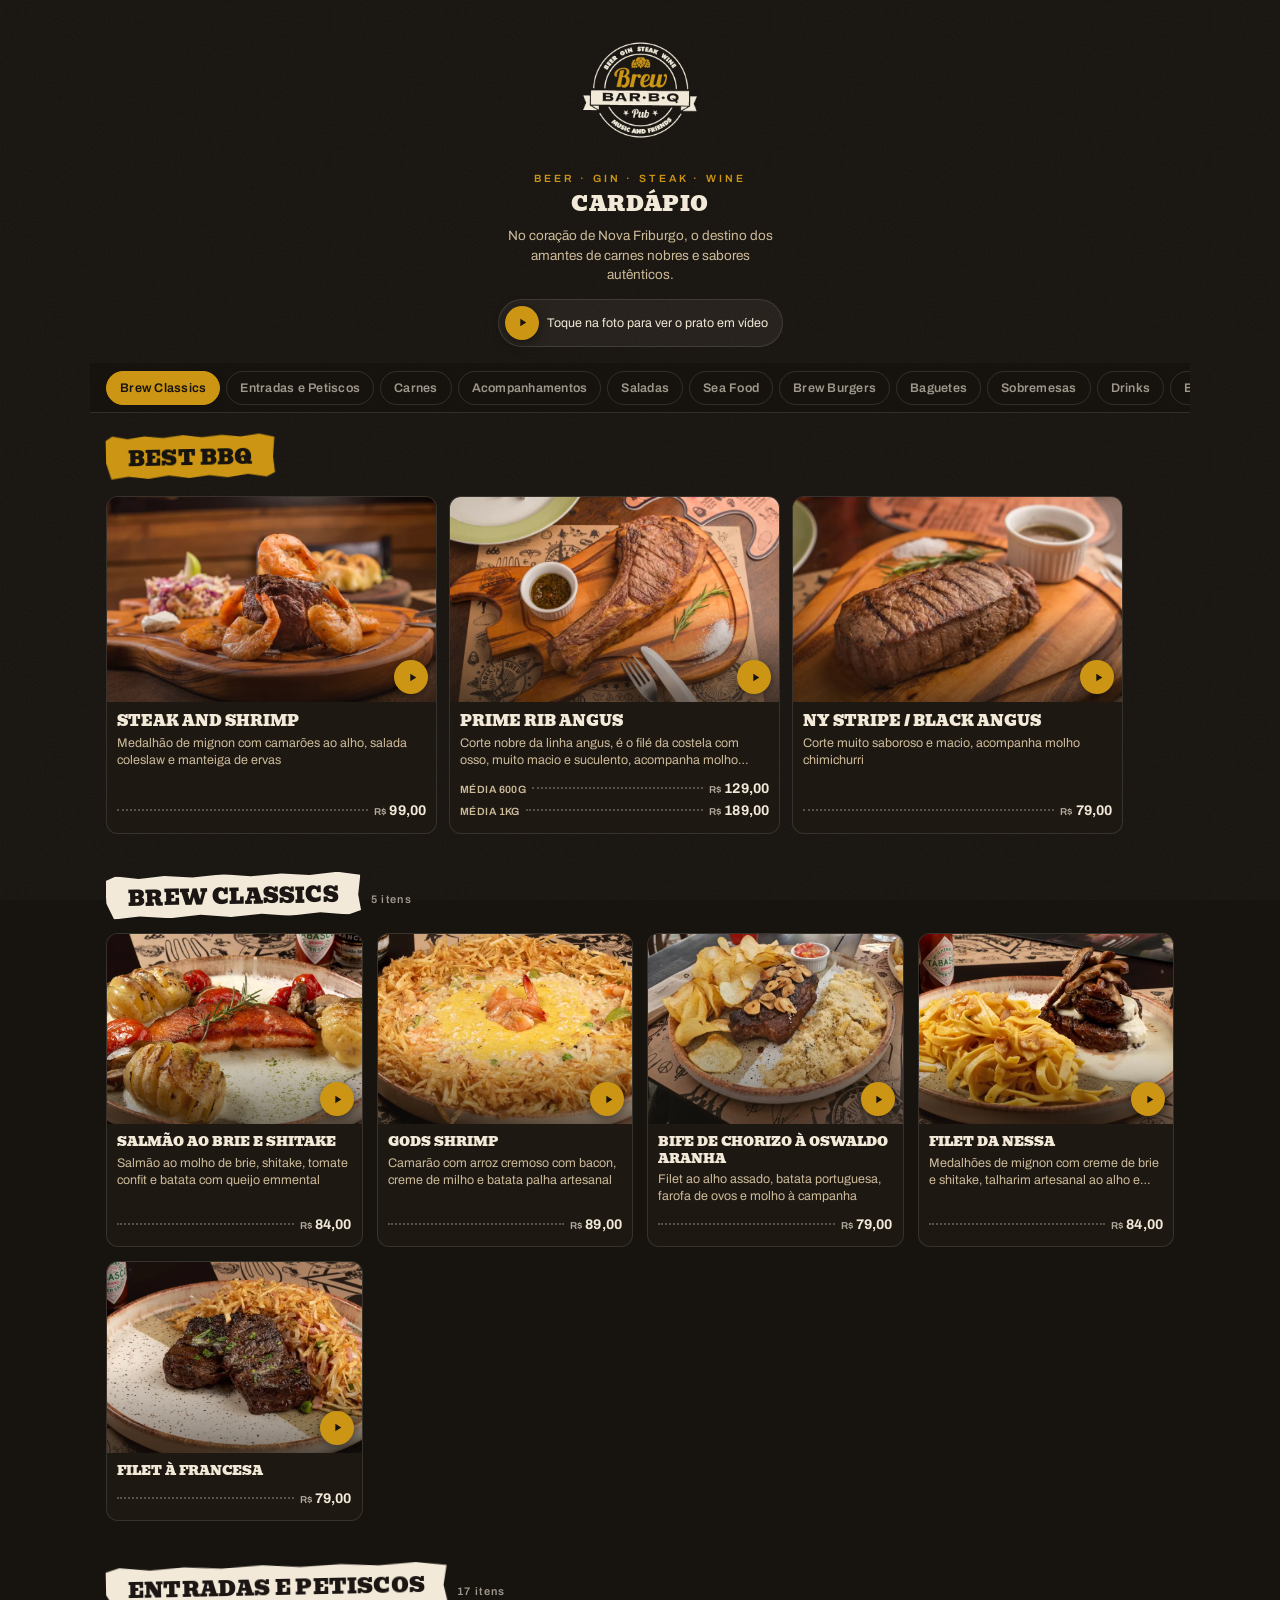
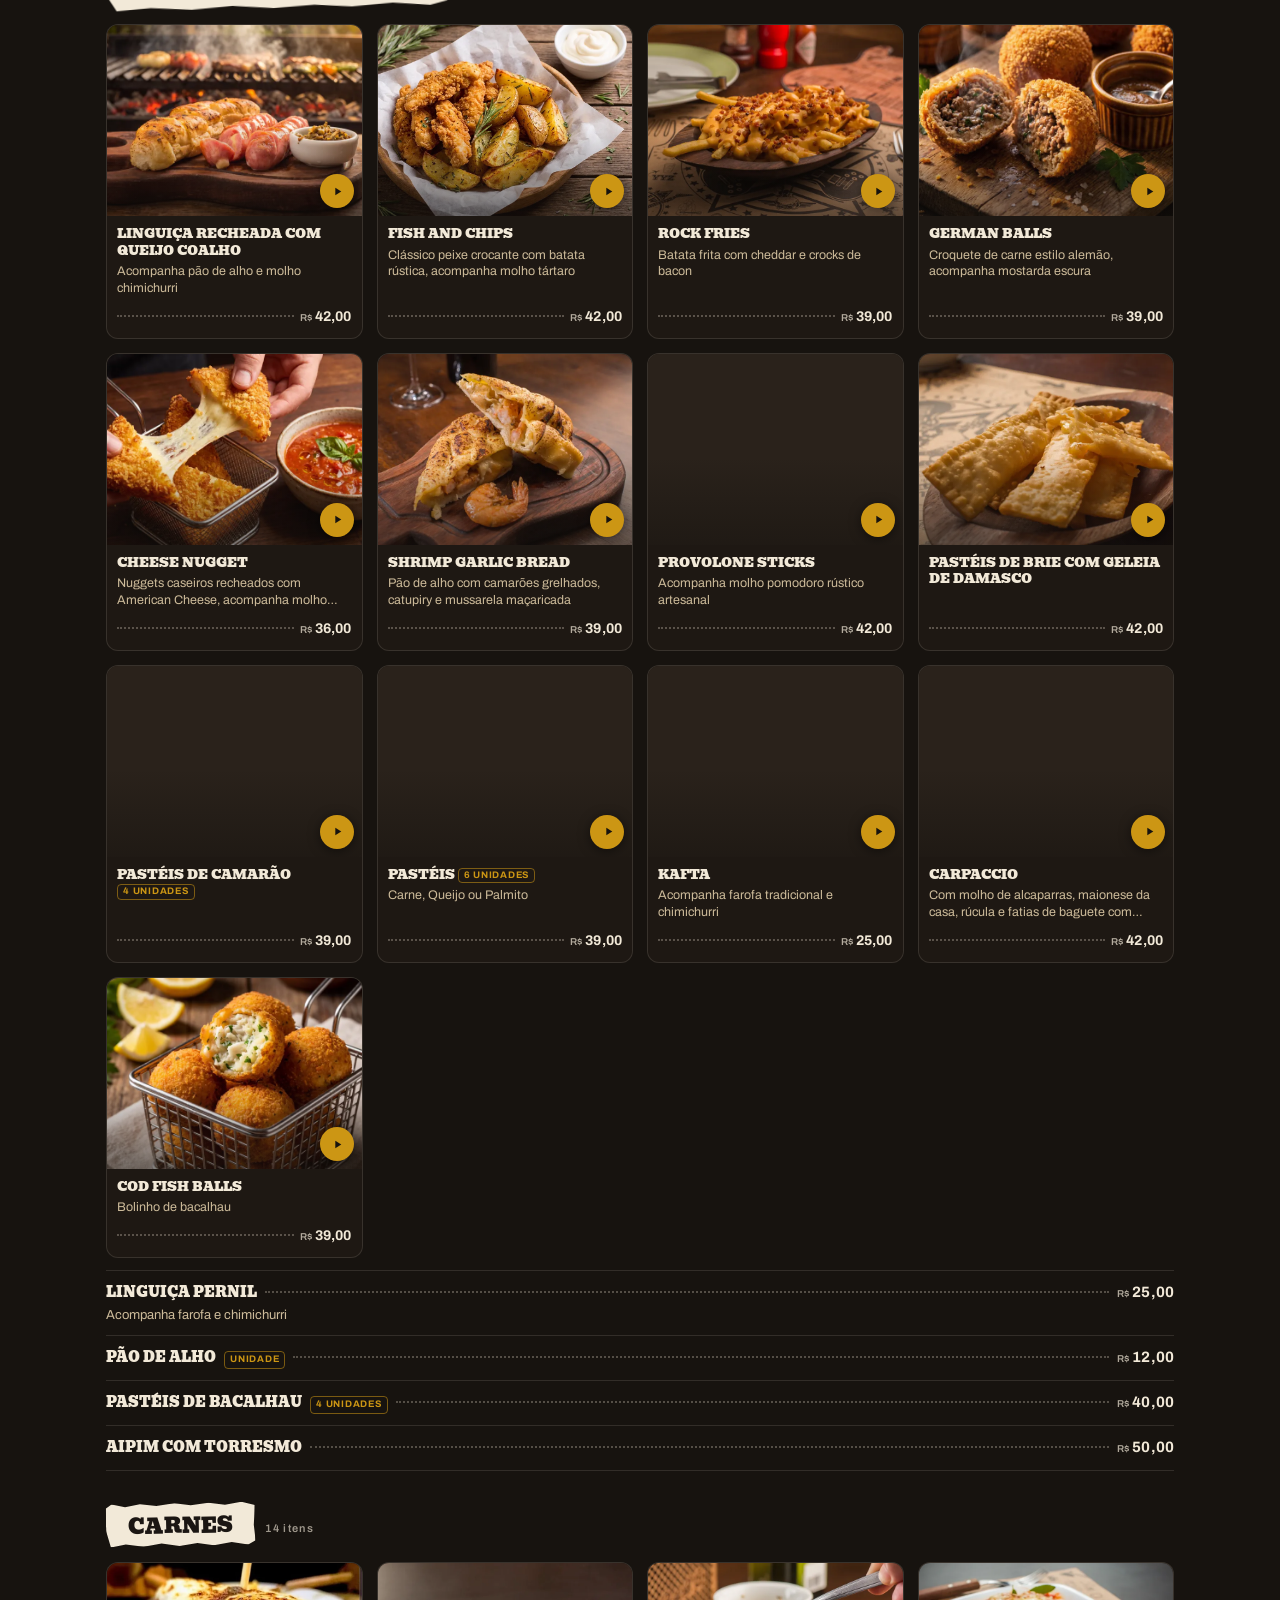
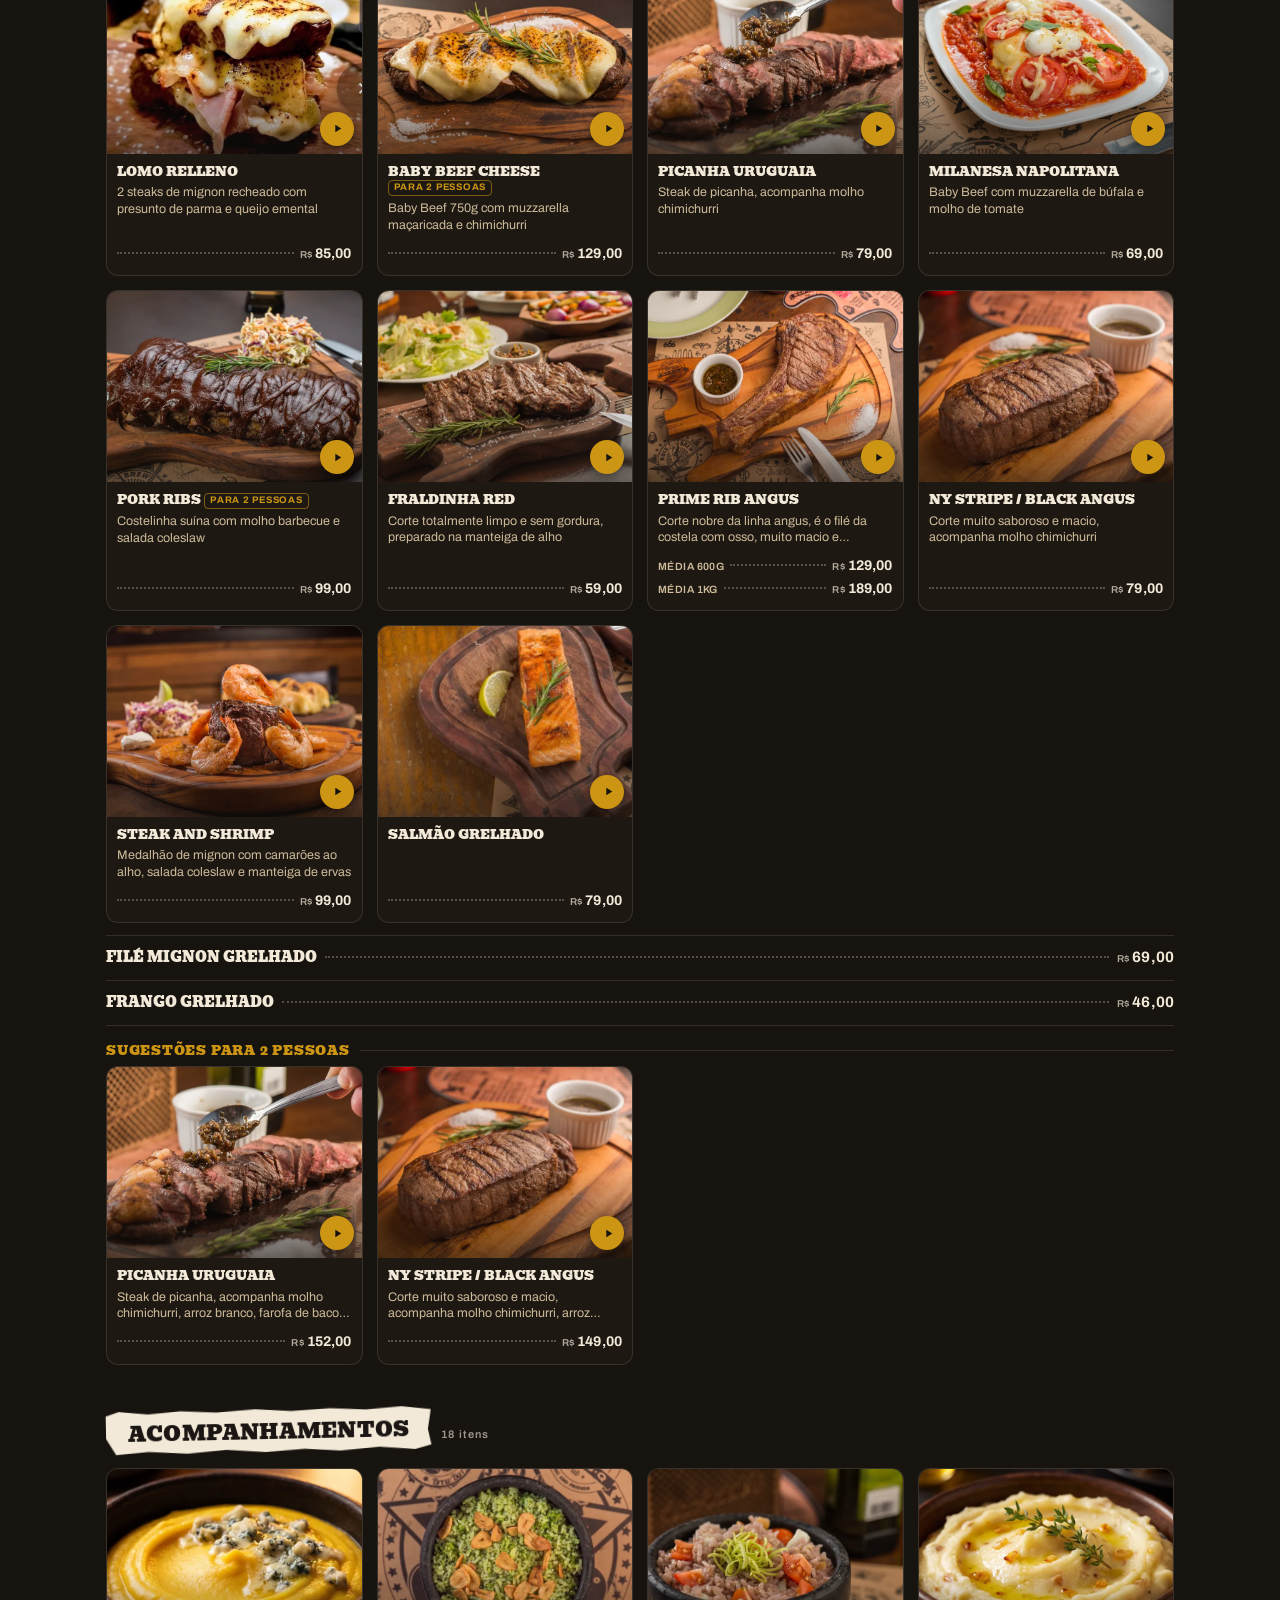
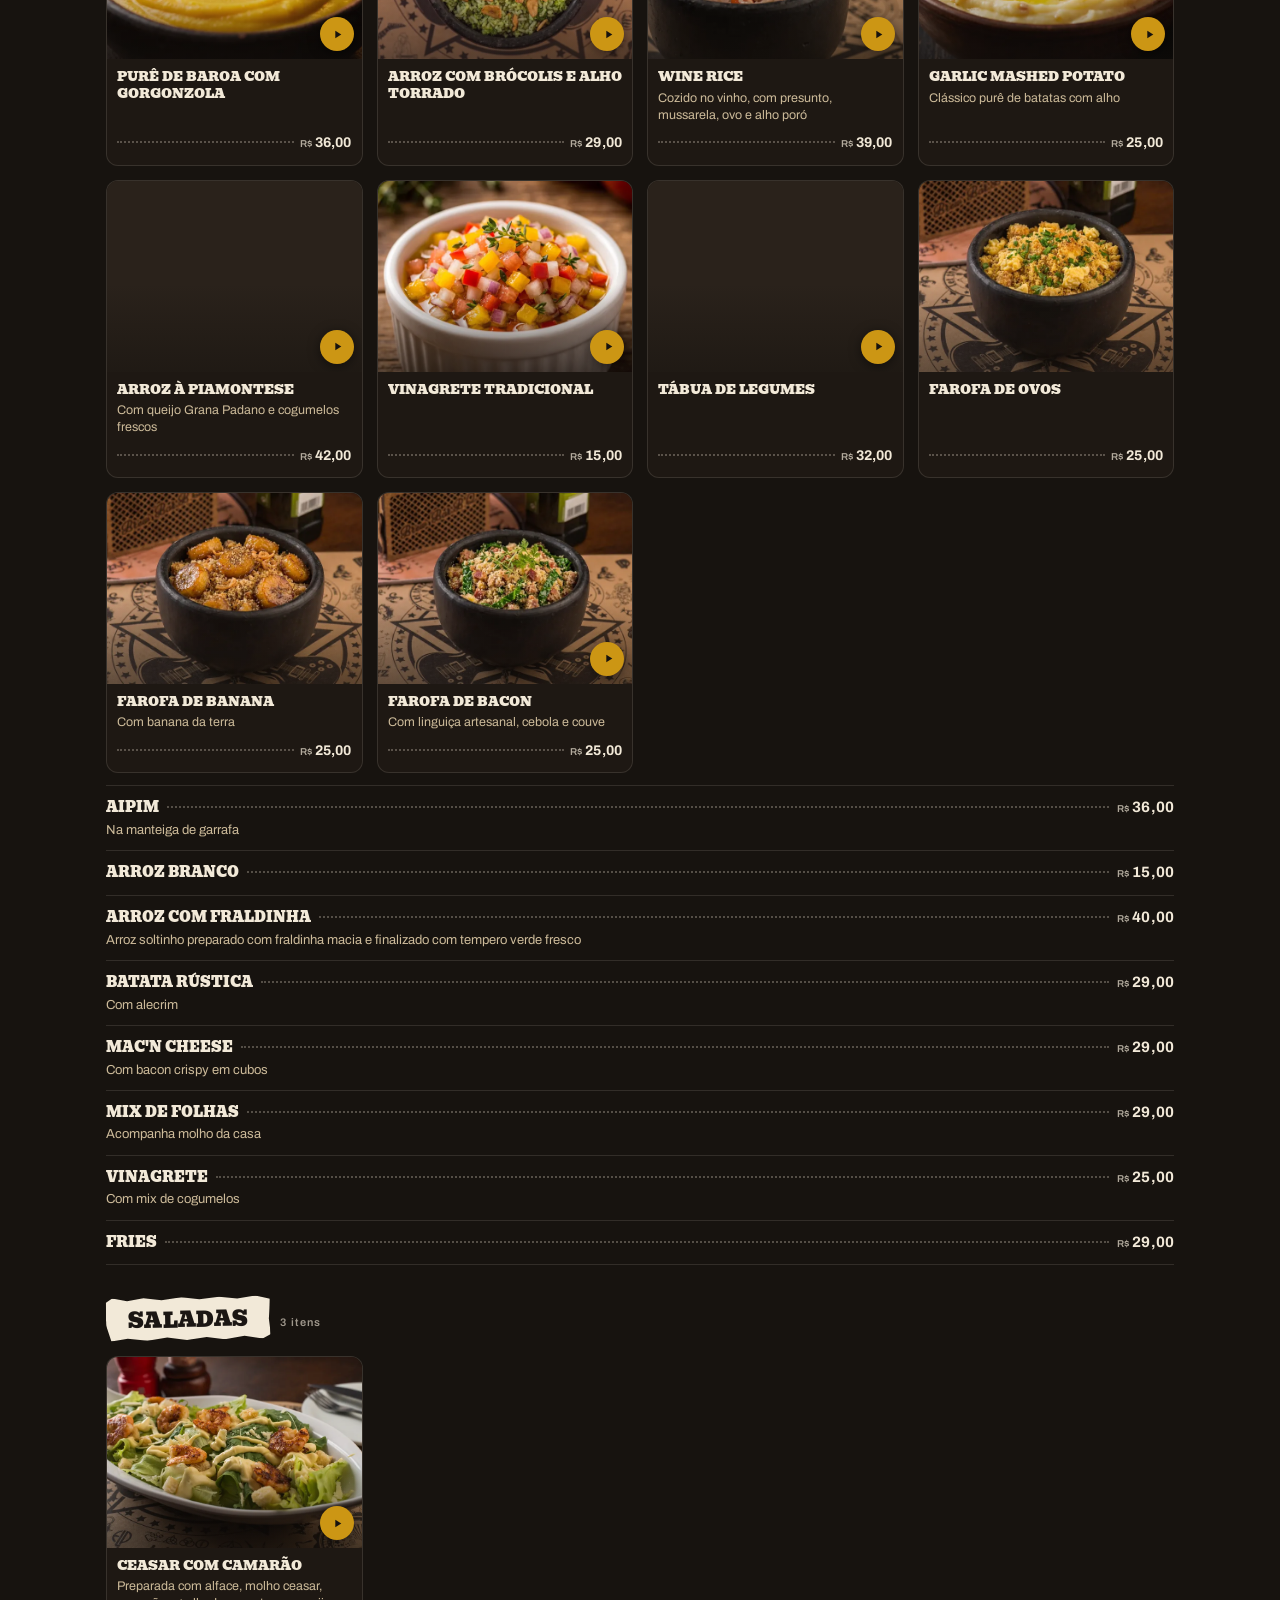
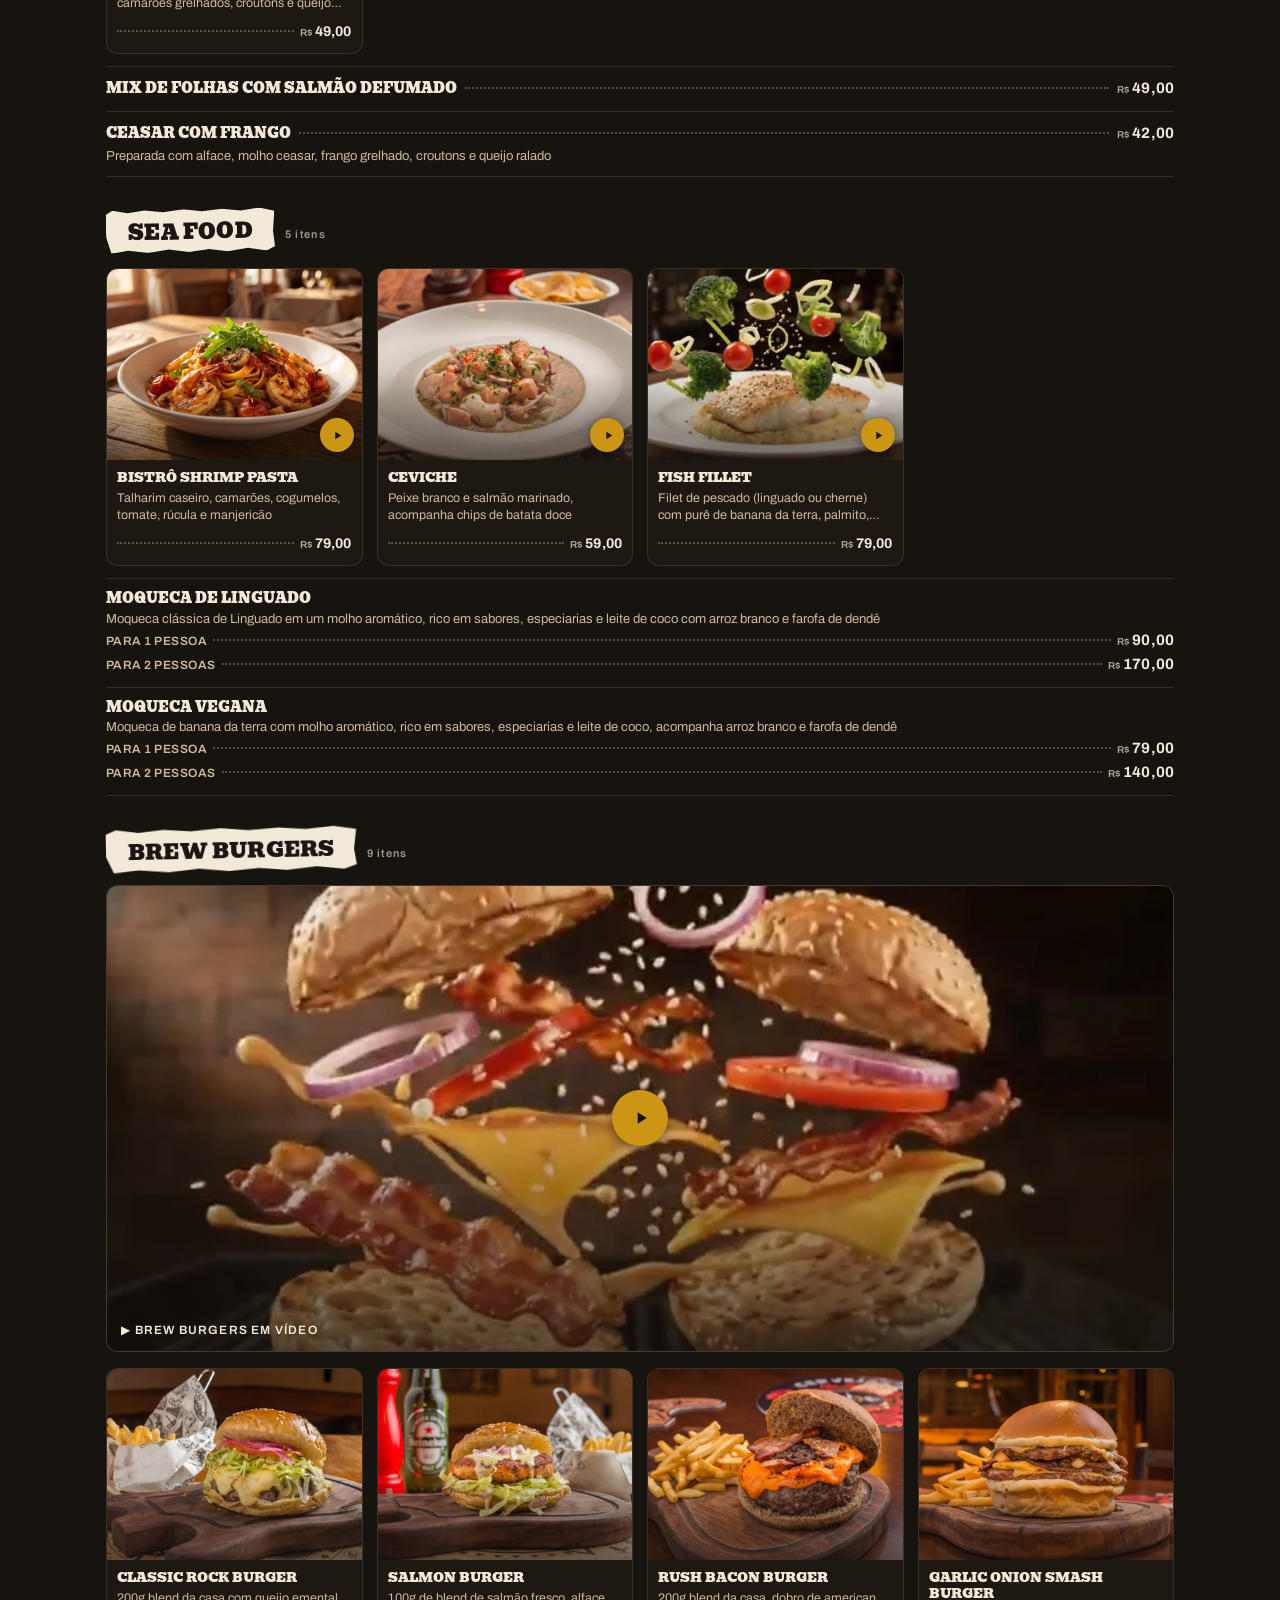
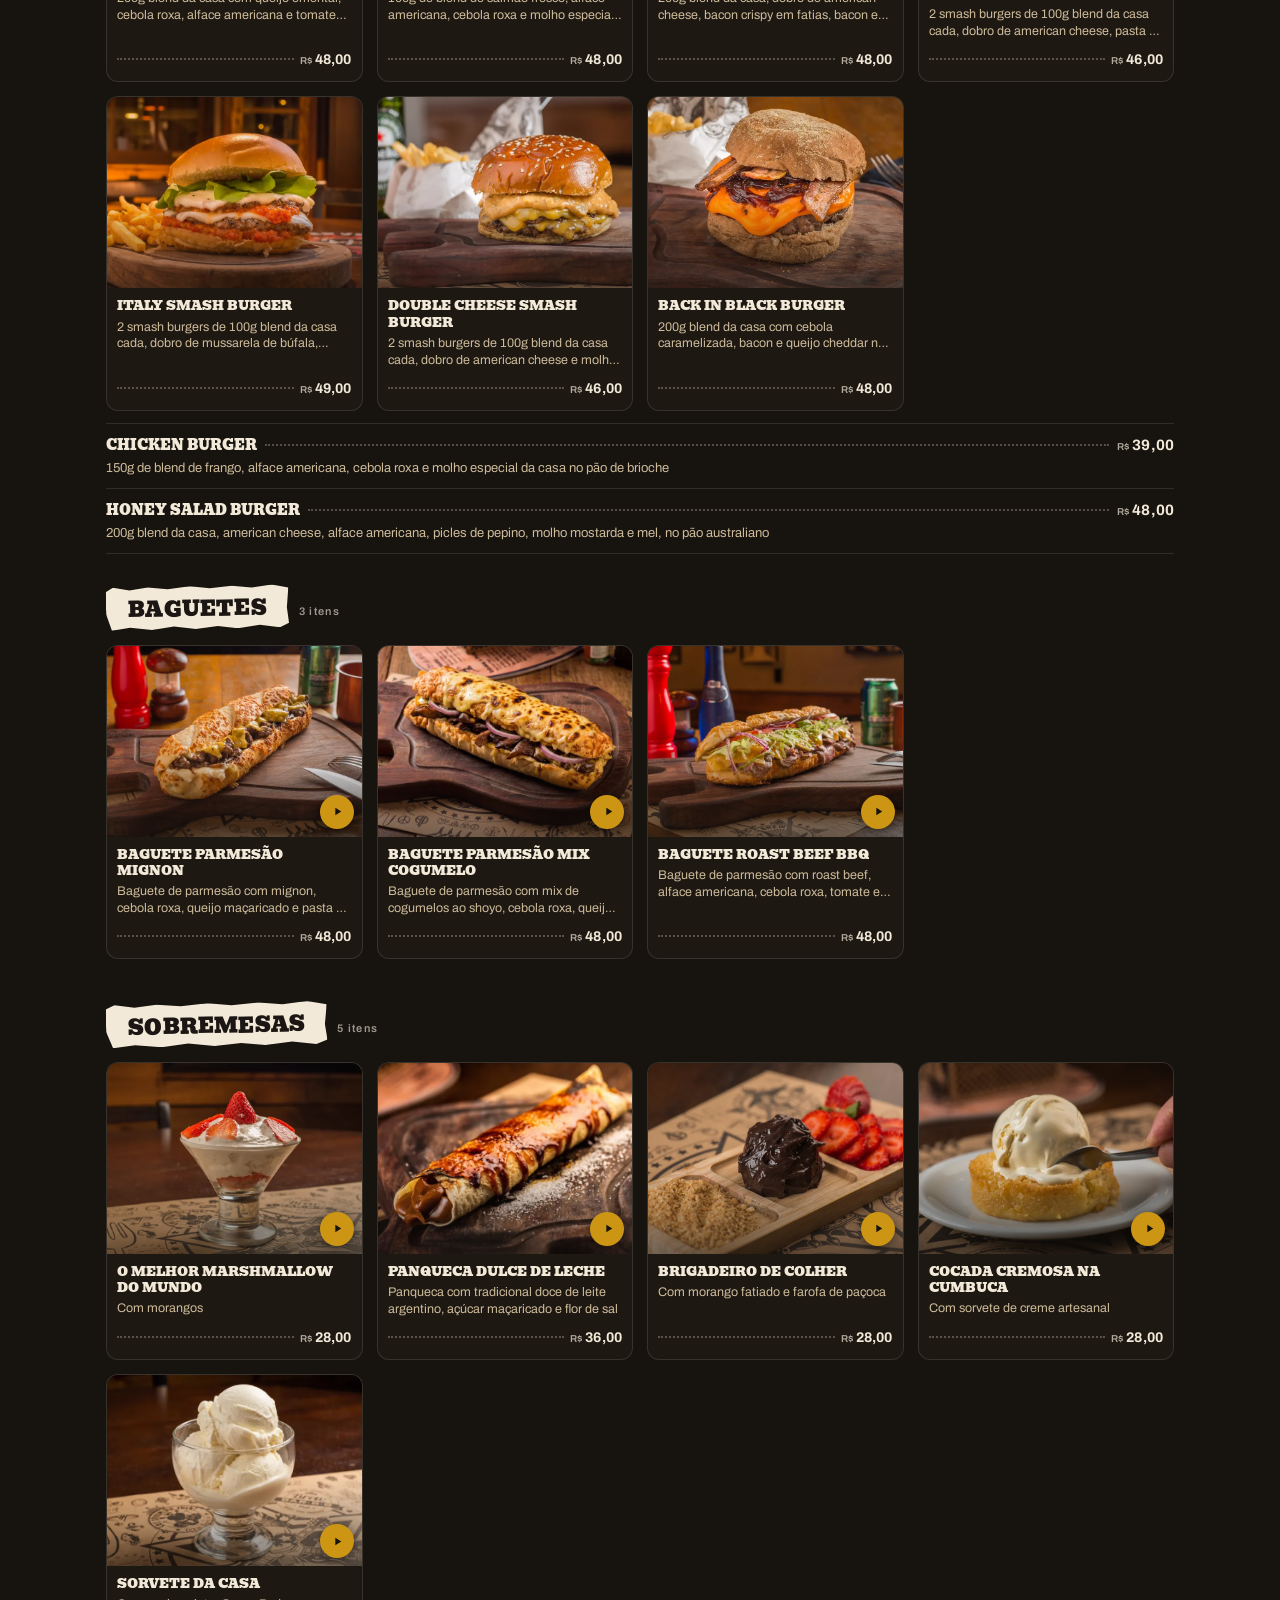
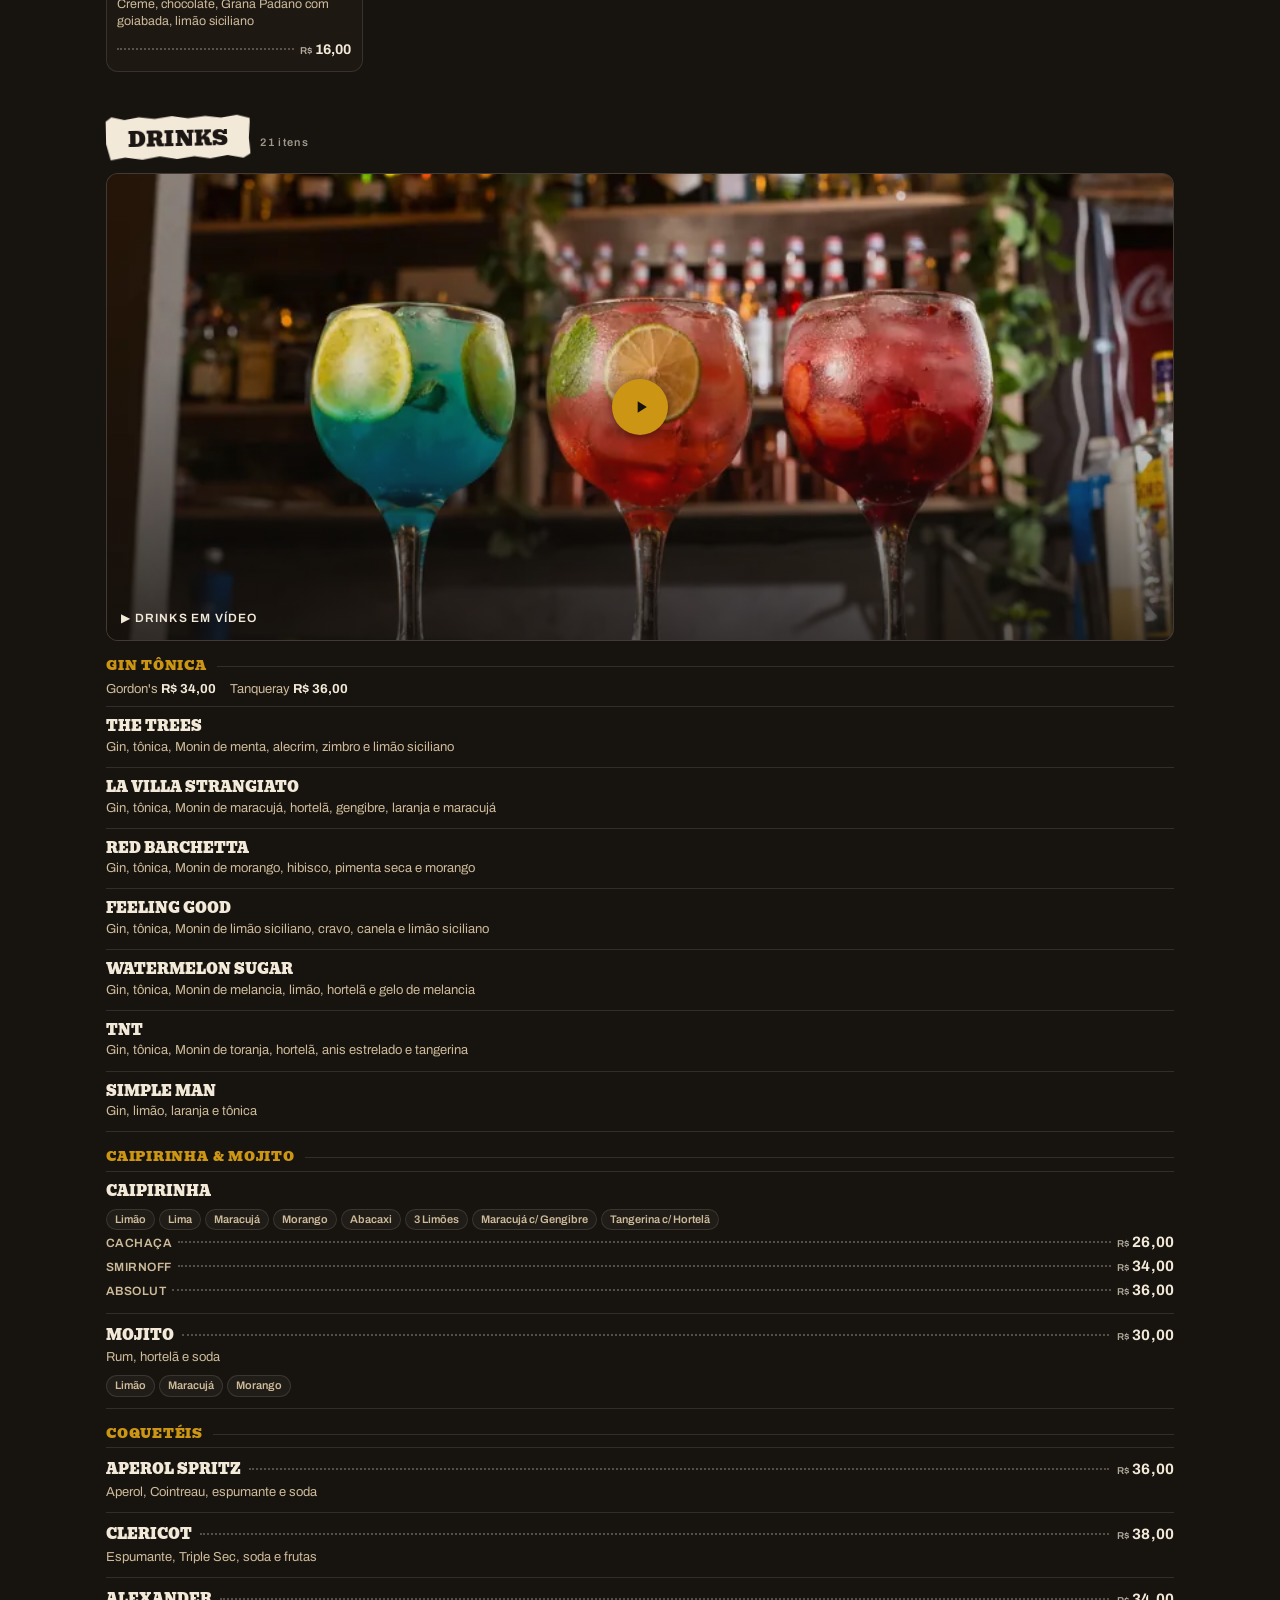
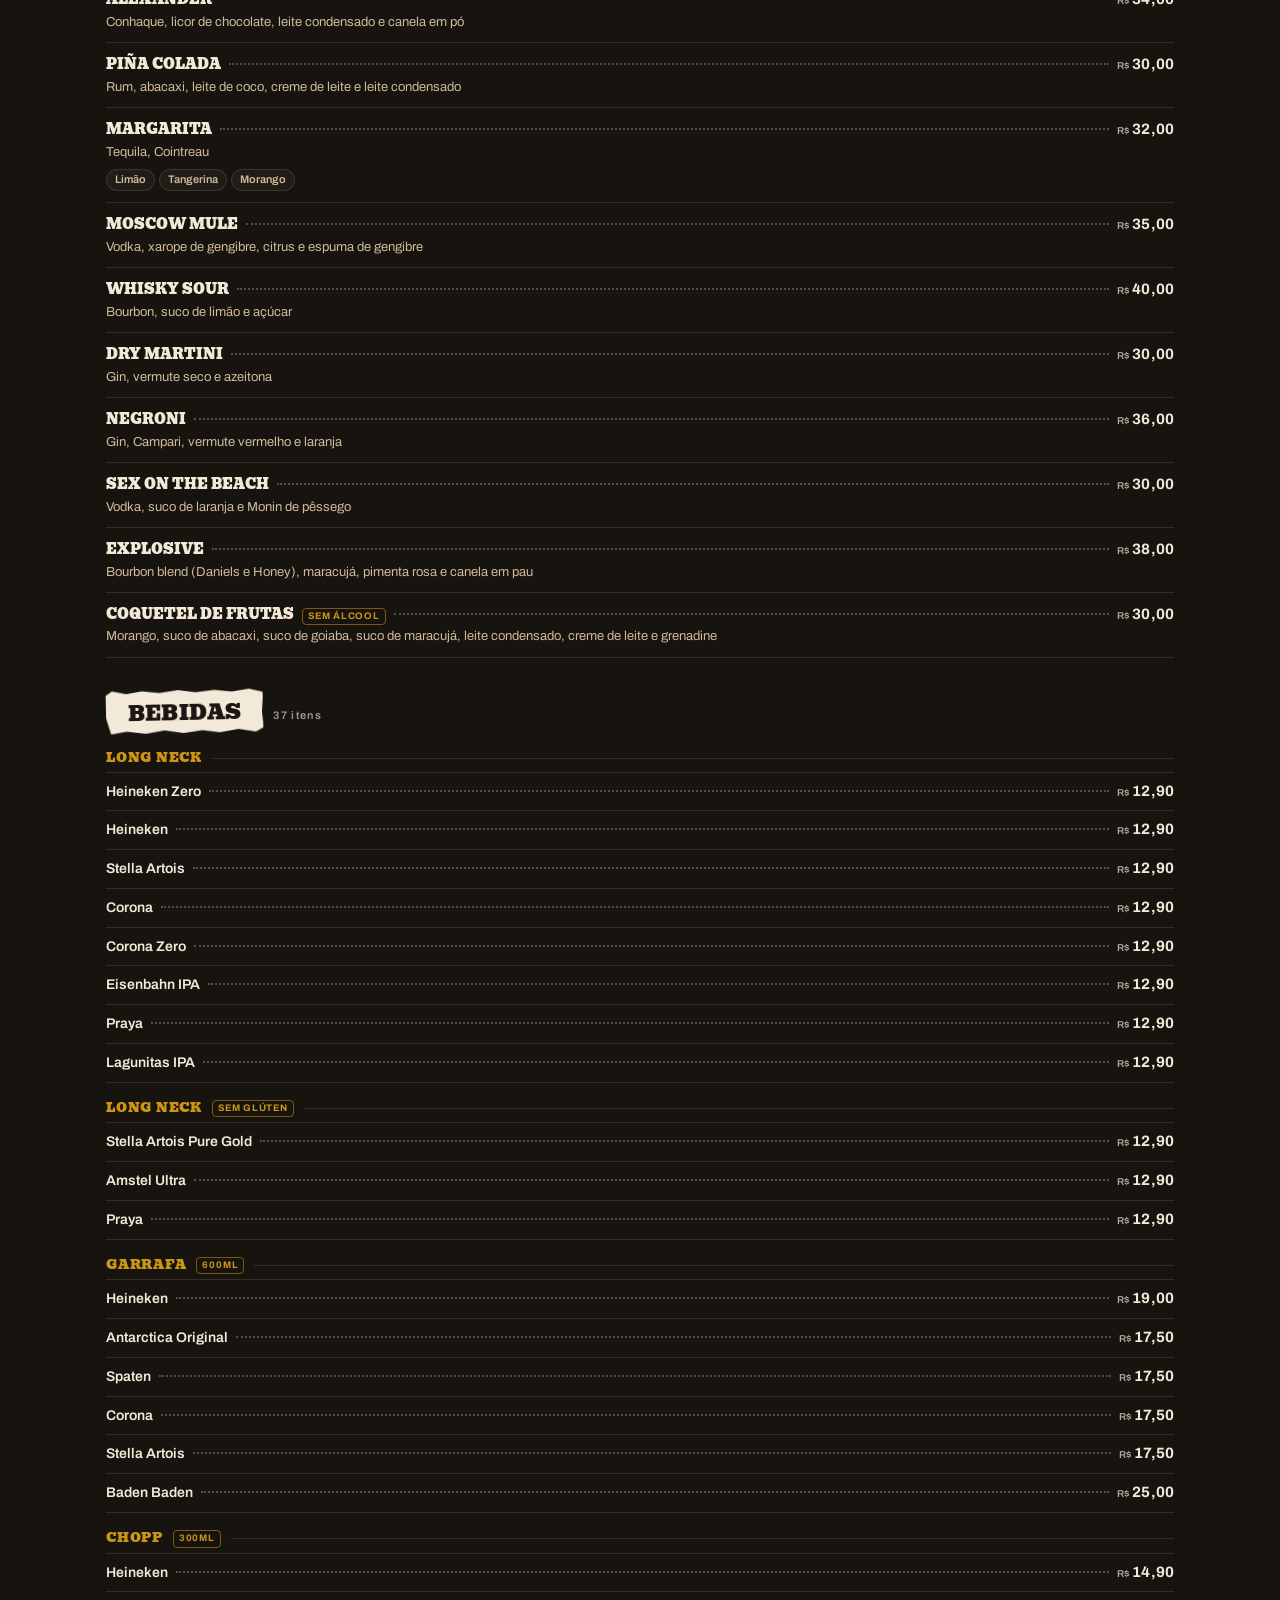
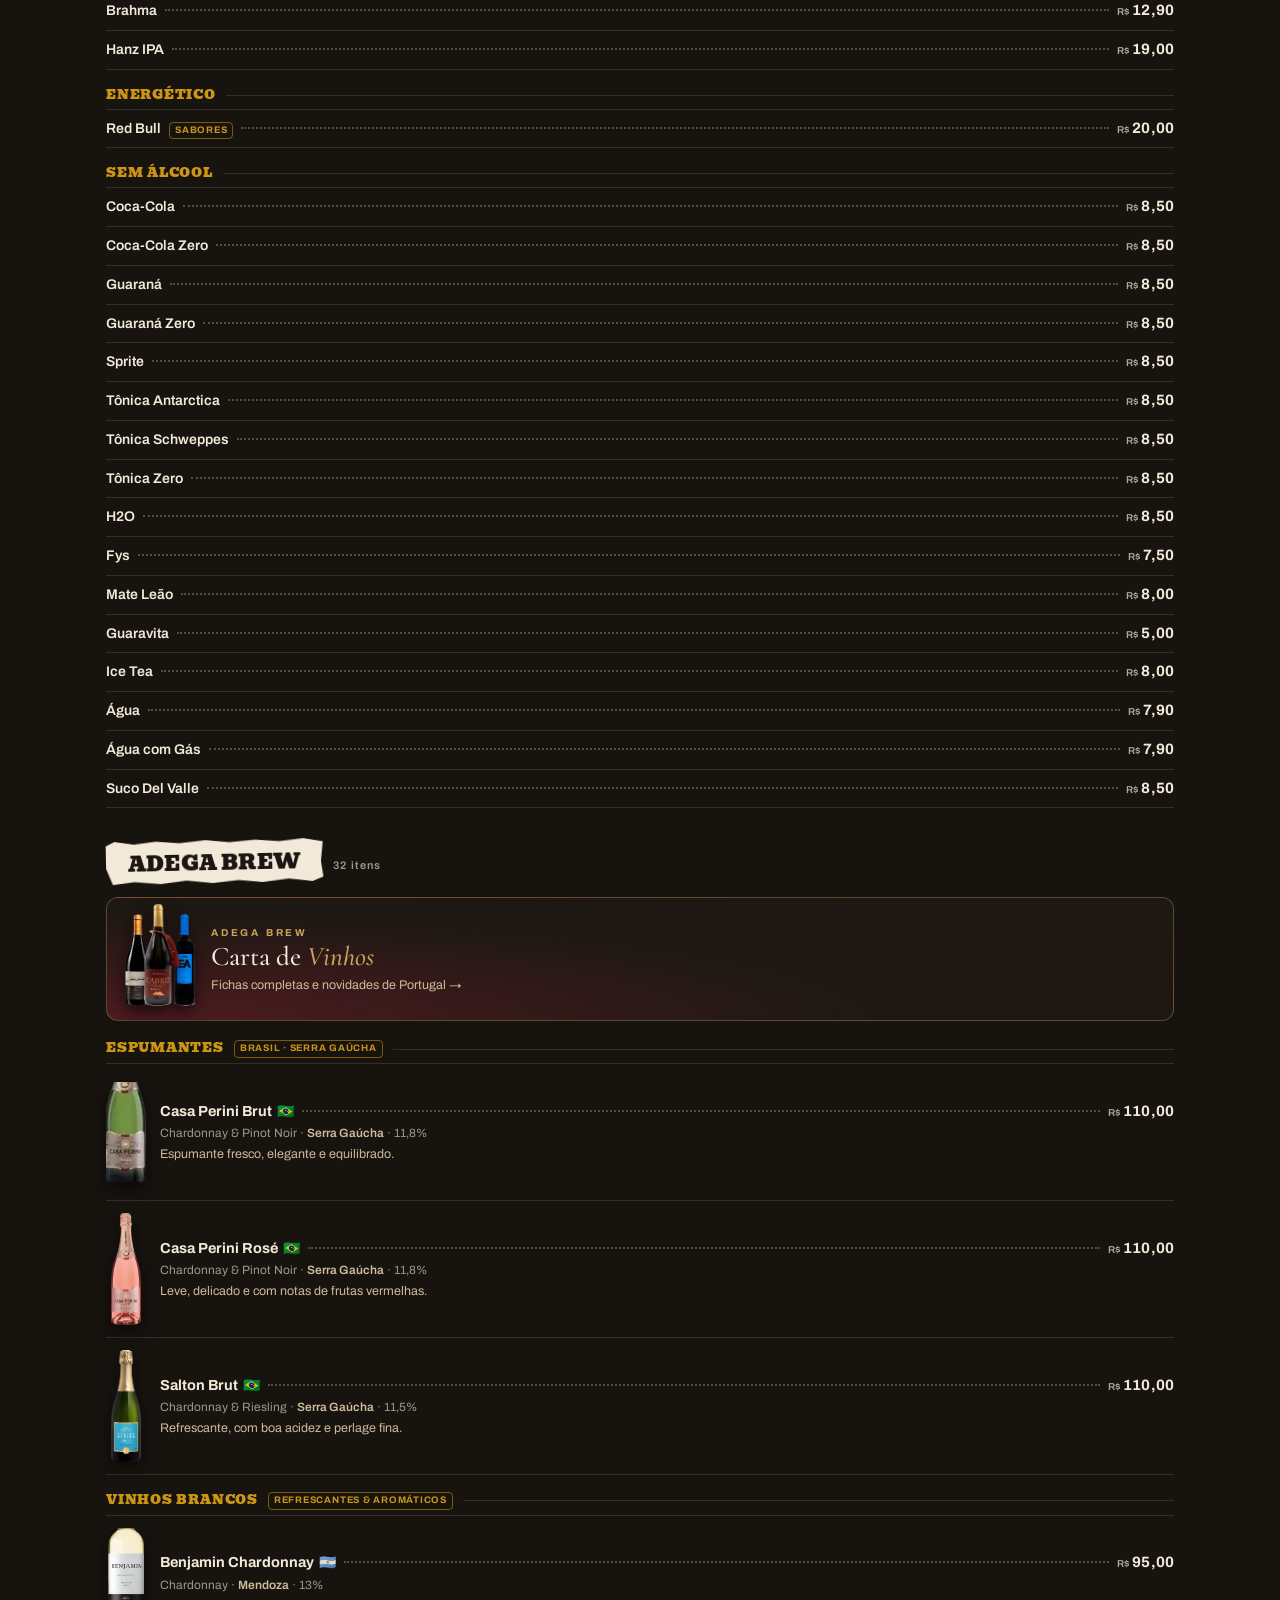
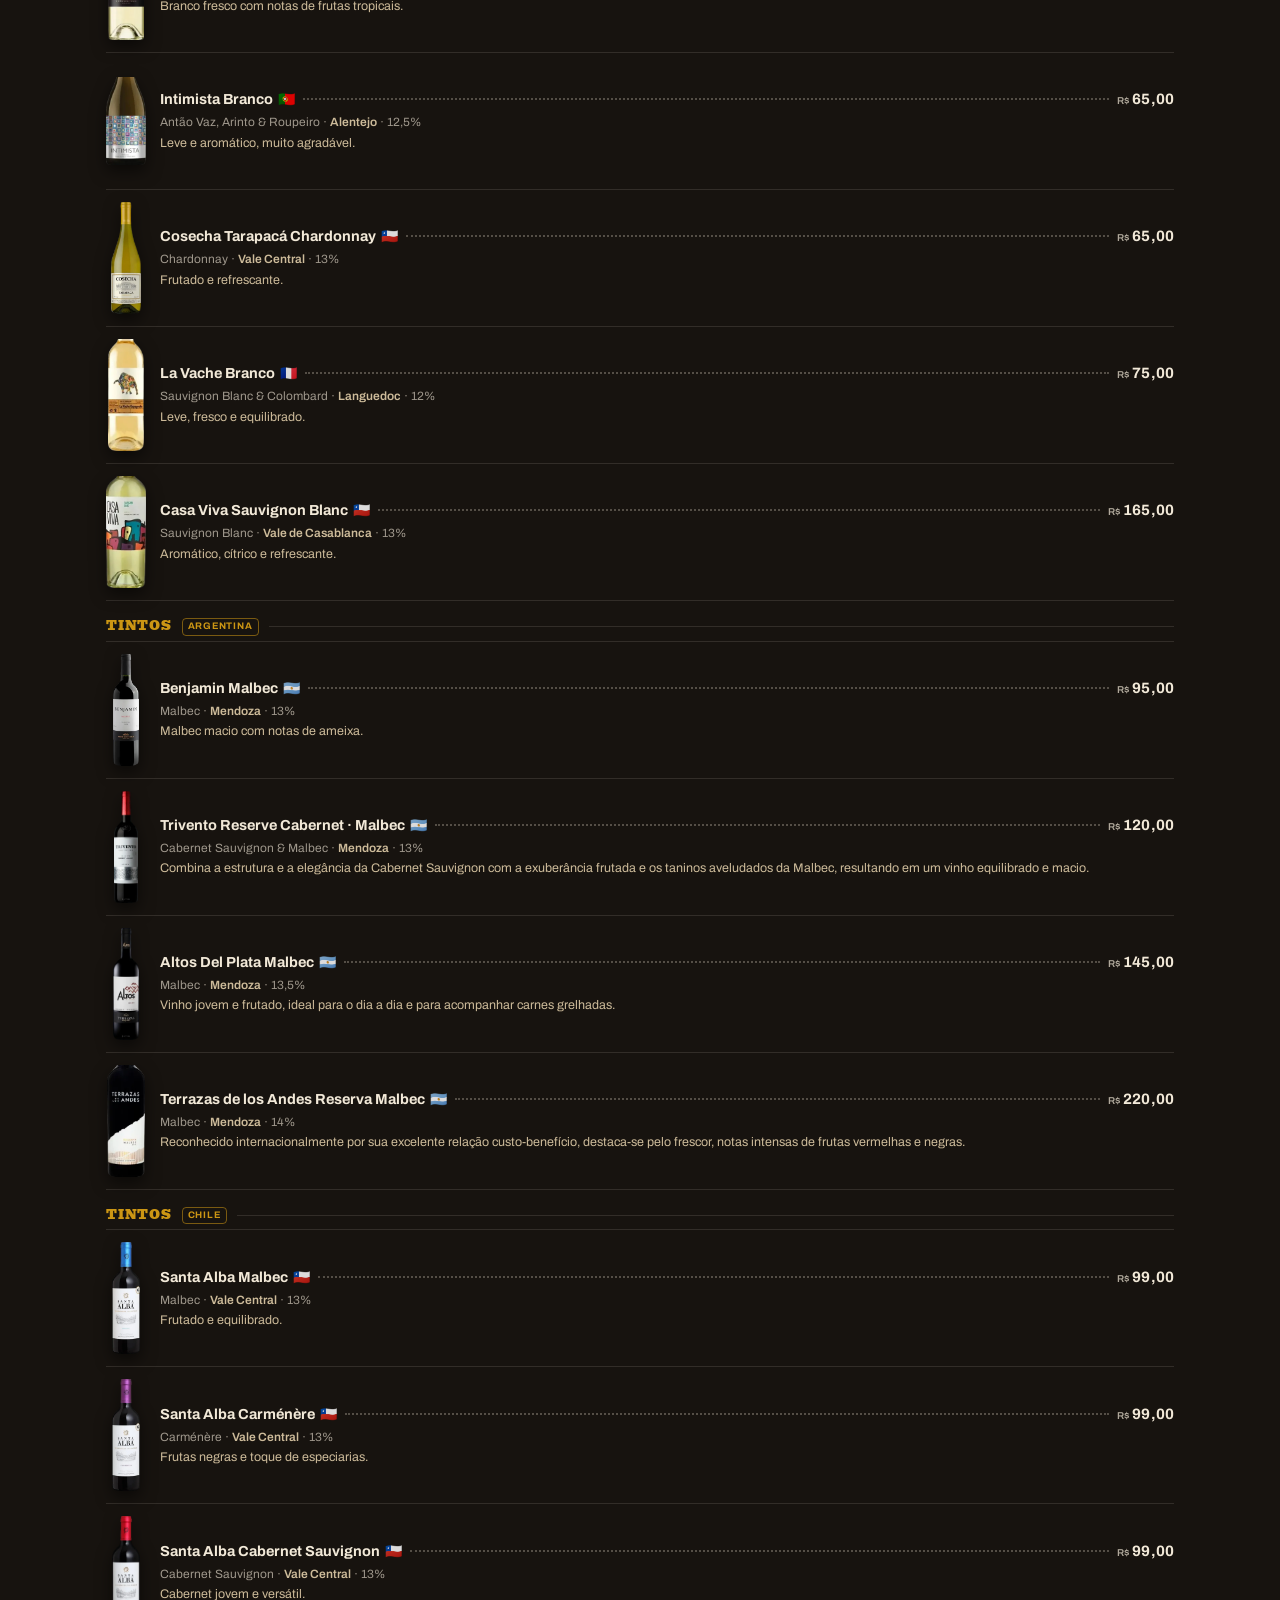
<file: index.html>
<!doctype html>
<html lang="pt-BR">
<head>
  <meta charset="utf-8">
  <meta name="viewport" content="width=device-width, initial-scale=1, viewport-fit=cover">
  <title>Cardápio · Brew Bar·B·Q Pub</title>
  <meta name="description" content="Cardápio digital do Brew Bar·B·Q Pub, Nova Friburgo. Toque na foto para ver o prato em vídeo.">
  <meta name="theme-color" content="#17130F">
  <link rel="icon" href="media/logo.webp" type="image/webp">
  <link rel="apple-touch-icon" href="media/logo.webp">

  <link rel="preconnect" href="https://fonts.googleapis.com">
  <link rel="preconnect" href="https://fonts.gstatic.com" crossorigin>
  <link rel="stylesheet" href="https://fonts.googleapis.com/css2?family=Bevan&family=Archivo:wght@400;600;700&family=Cormorant+Garamond:ital,wght@0,500;1,500&display=swap">
  <link rel="stylesheet" href="css/estilo.css">

  <!-- evita a cascata de imports: o navegador já baixa os módulos em paralelo -->
  <link rel="modulepreload" href="js/dados/cardapio.js">
  <link rel="modulepreload" href="js/dados/midia.js">
  <link rel="modulepreload" href="js/util/dom.js">
  <link rel="modulepreload" href="js/util/formato.js">
  <link rel="modulepreload" href="js/componentes/cabecalho.js">
  <link rel="modulepreload" href="js/componentes/navegacao.js">
  <link rel="modulepreload" href="js/componentes/destaques.js">
  <link rel="modulepreload" href="js/componentes/categoria.js">
  <link rel="modulepreload" href="js/componentes/item.js">
  <link rel="modulepreload" href="js/componentes/modalVideo.js">
  <link rel="modulepreload" href="js/componentes/previewFeed.js">
  <script type="module" src="js/main.js"></script>
</head>
<body>
  <div id="app" class="app">
    <noscript>
      <p class="aviso">Este cardápio precisa de JavaScript para funcionar. Chame o garçom e peça o cardápio impresso.</p>
    </noscript>
  </div>
  <dialog id="modal-video" class="modal" aria-label="Vídeo do prato"></dialog>
</body>
</html>
</file>
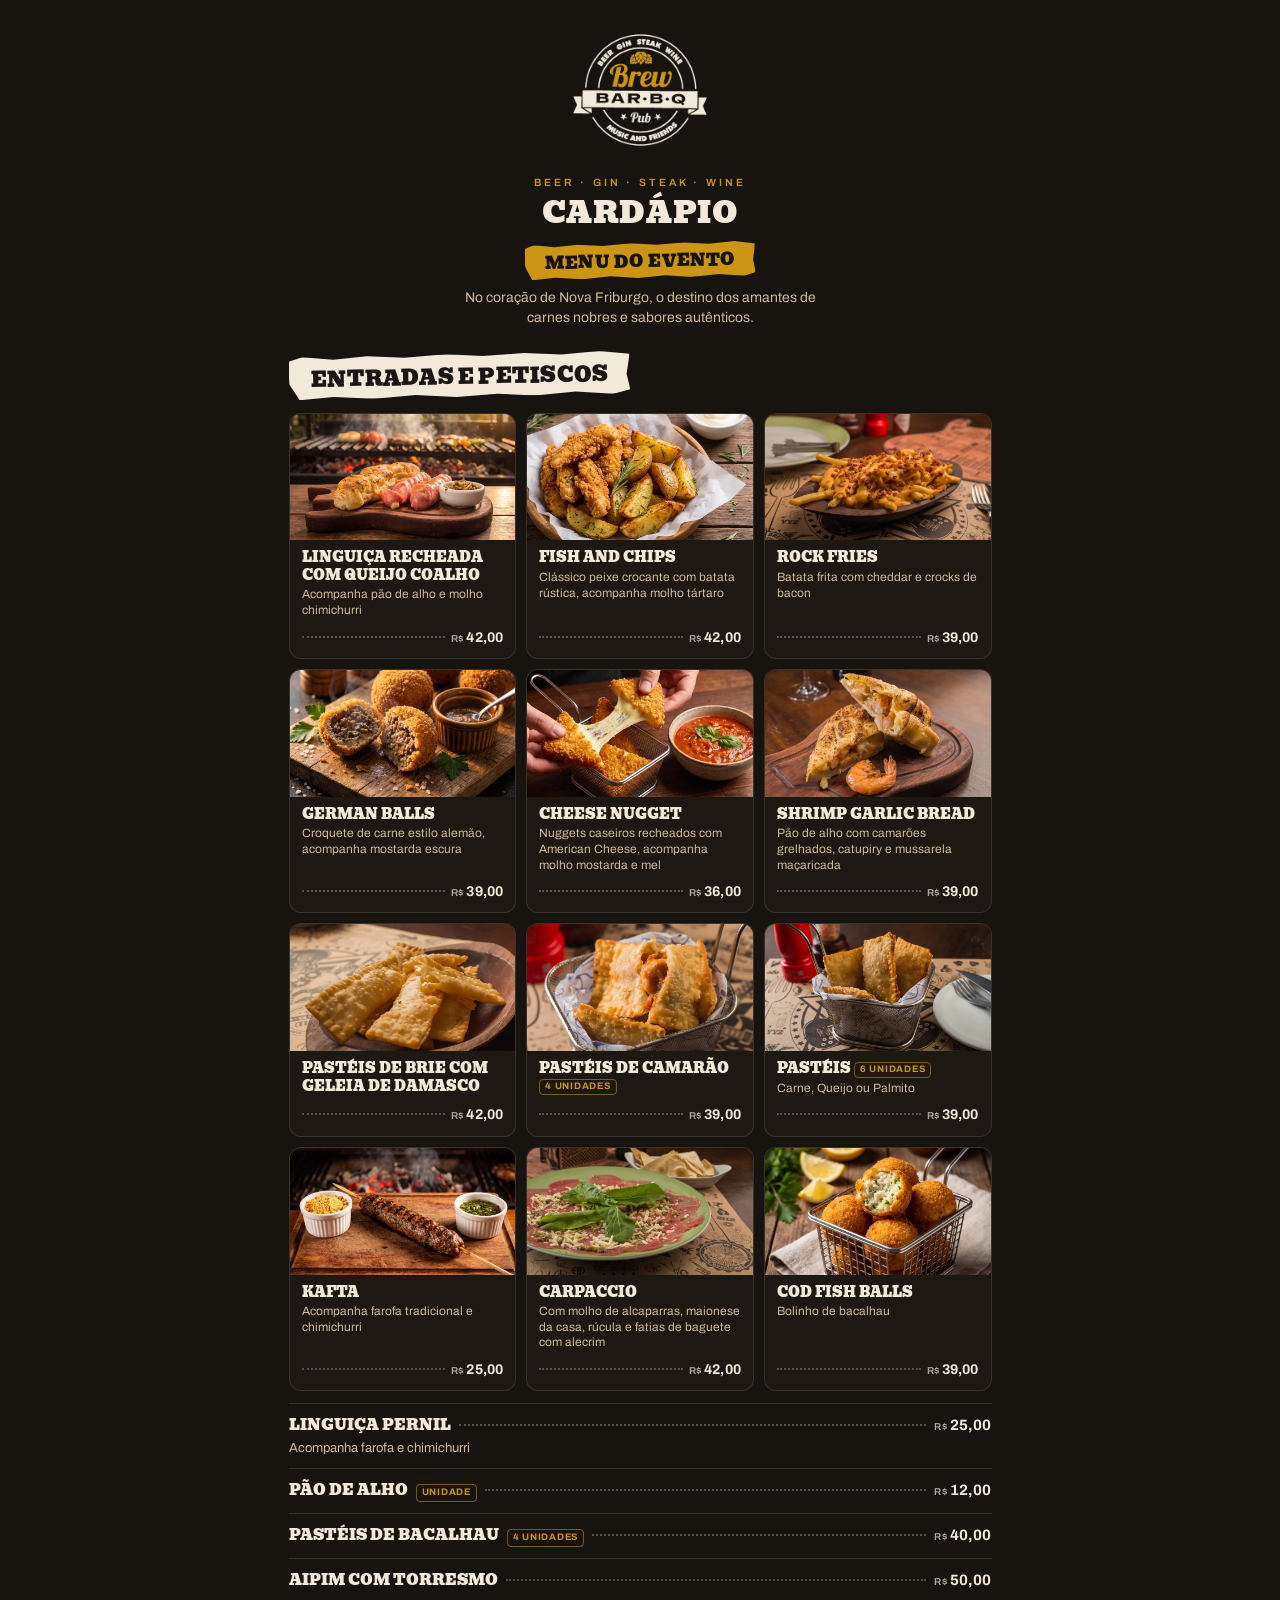
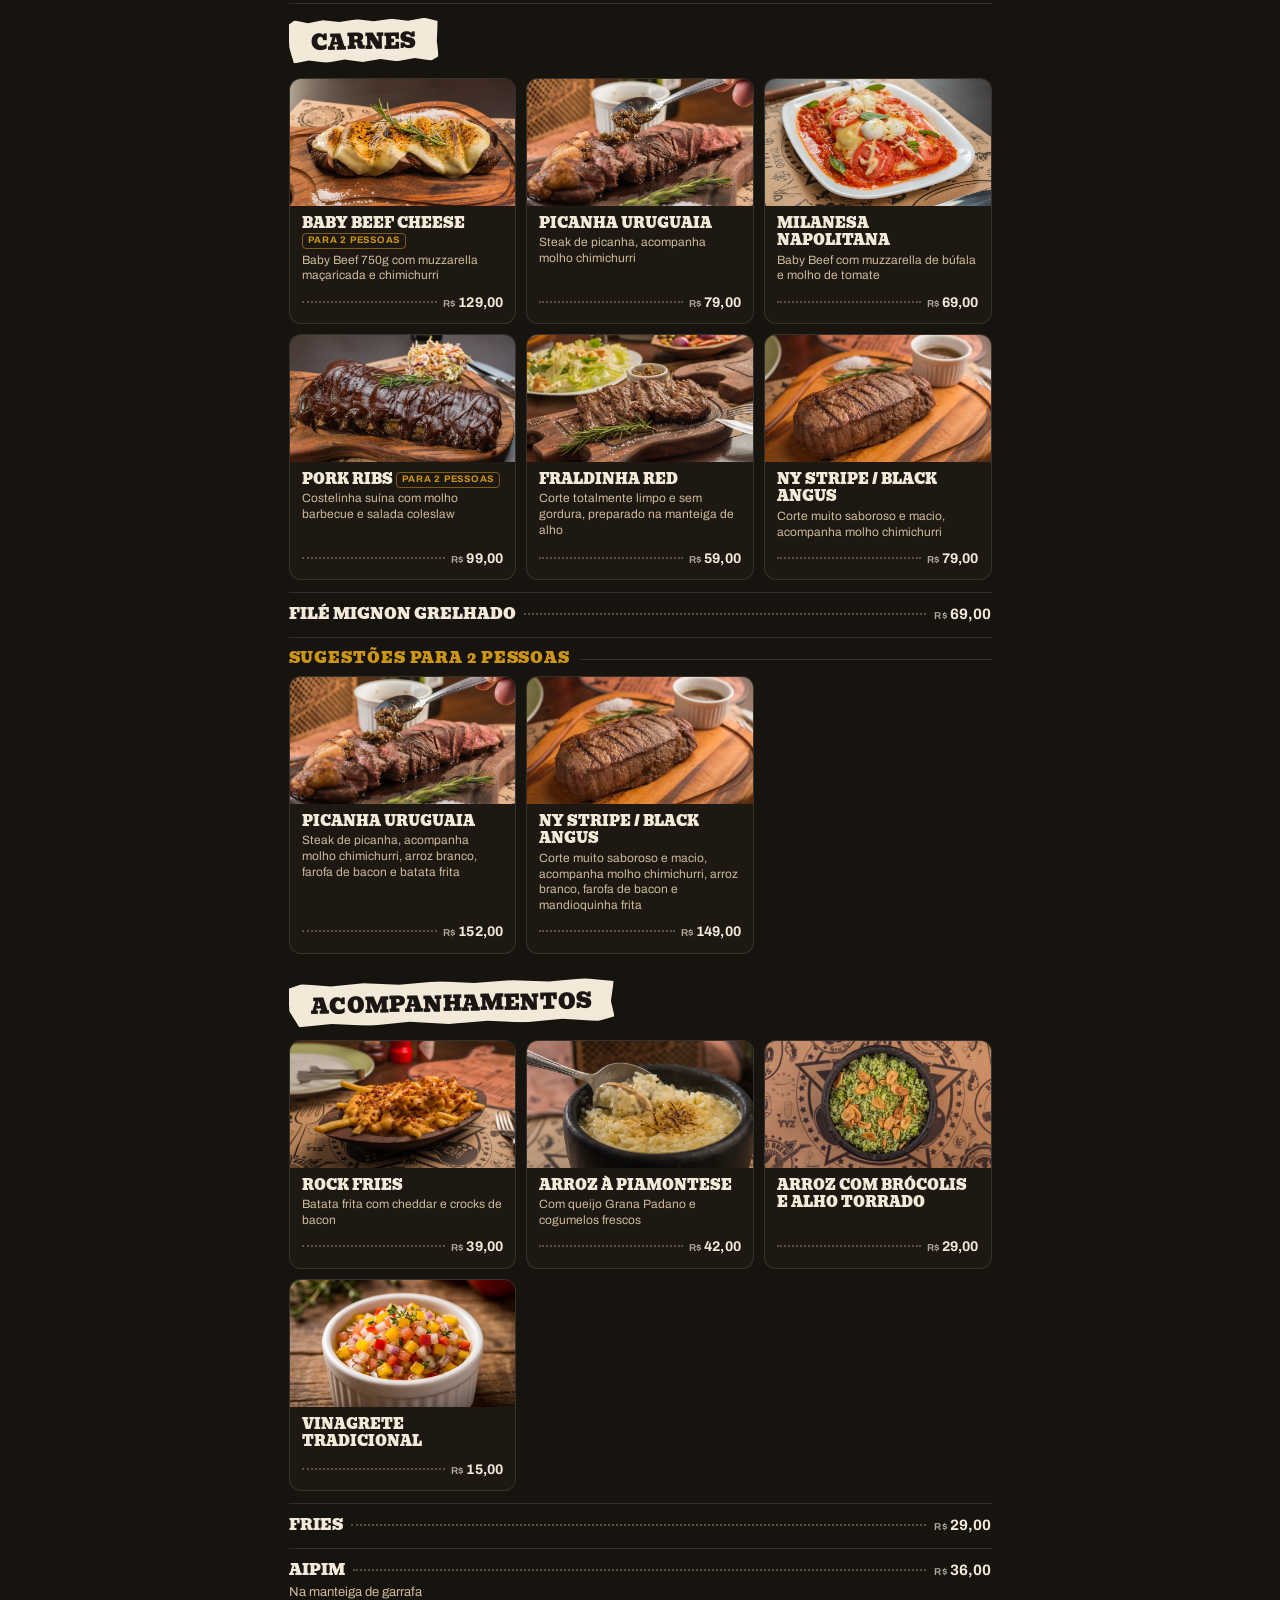
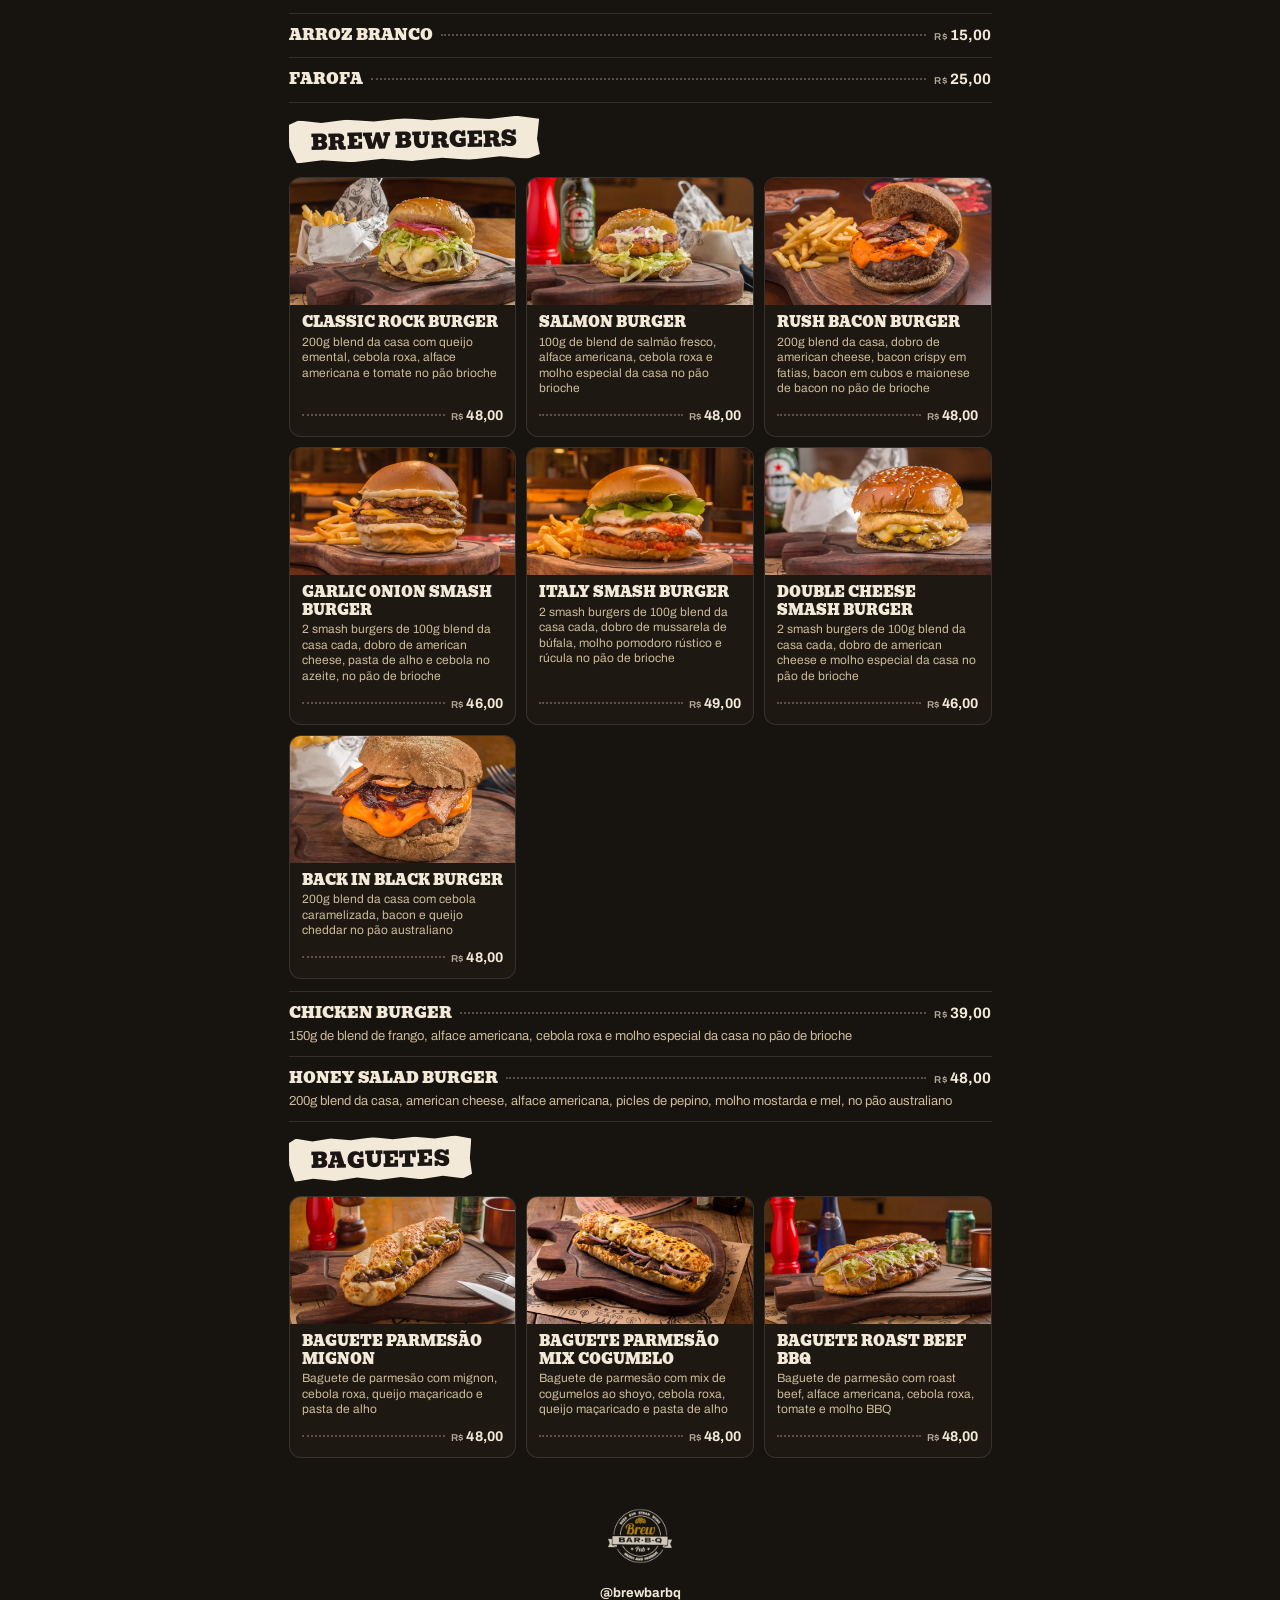
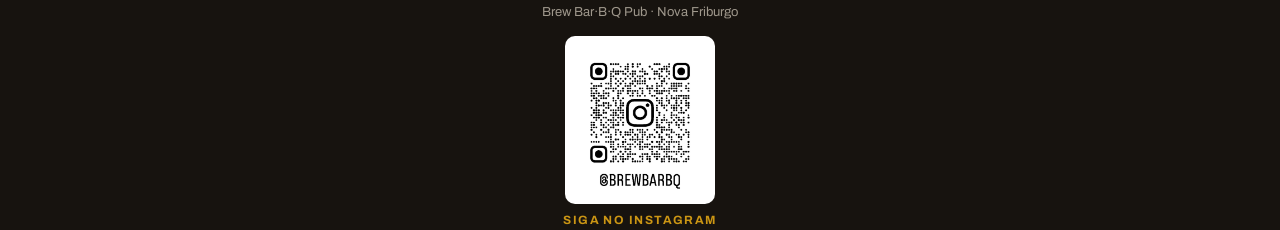
<file: evento/index.html>
<!doctype html>
<html lang="pt-BR">
<head>
  <meta charset="utf-8">
  <meta name="viewport" content="width=device-width, initial-scale=1">
  <title>Menu do Evento · Brew Bar·B·Q Pub</title>
  <meta name="robots" content="noindex">
  <link rel="stylesheet" href="https://fonts.googleapis.com/css2?family=Bevan&family=Archivo:wght@400;600;700&display=swap">
  <link rel="stylesheet" href="../css/estilo.css">
  <link rel="stylesheet" href="evento.css">
  <script type="module" src="evento.js"></script>
</head>
<body>
  <div id="app" class="app"></div>
</body>
</html>
</file>
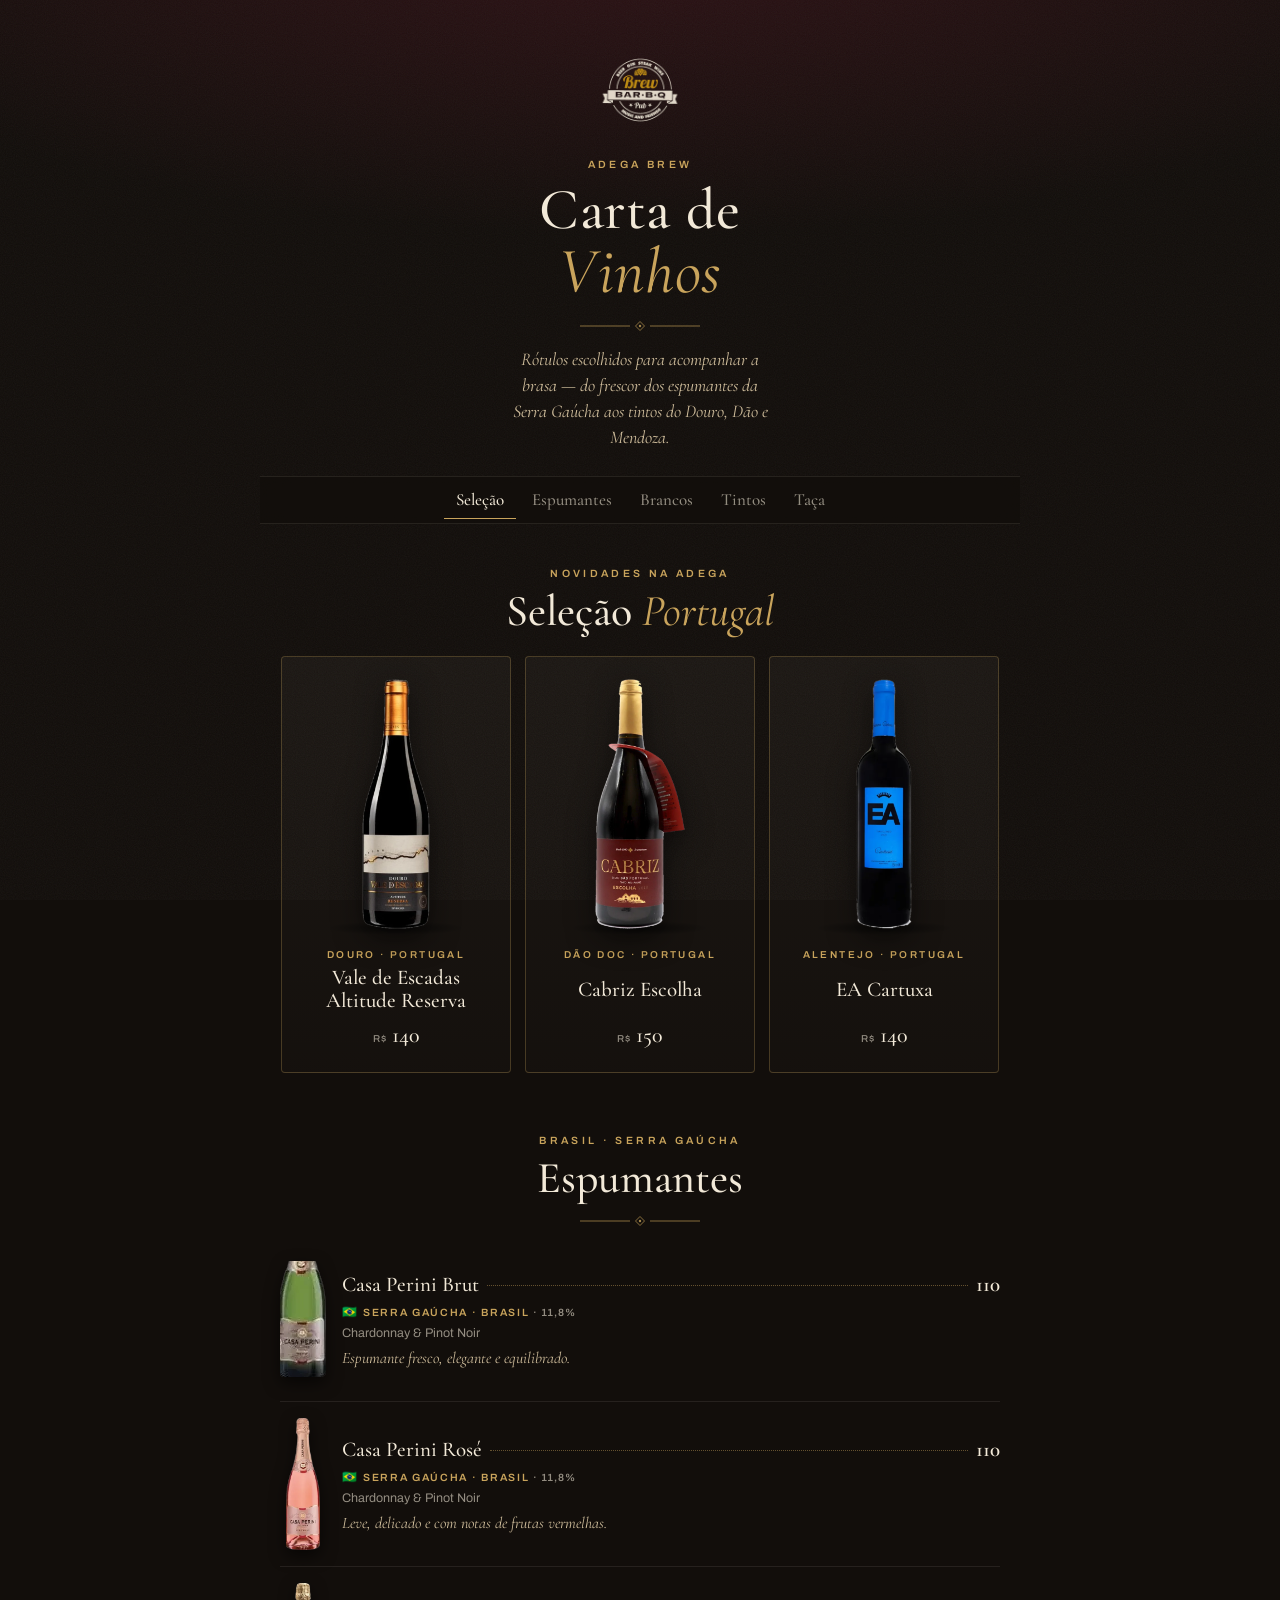
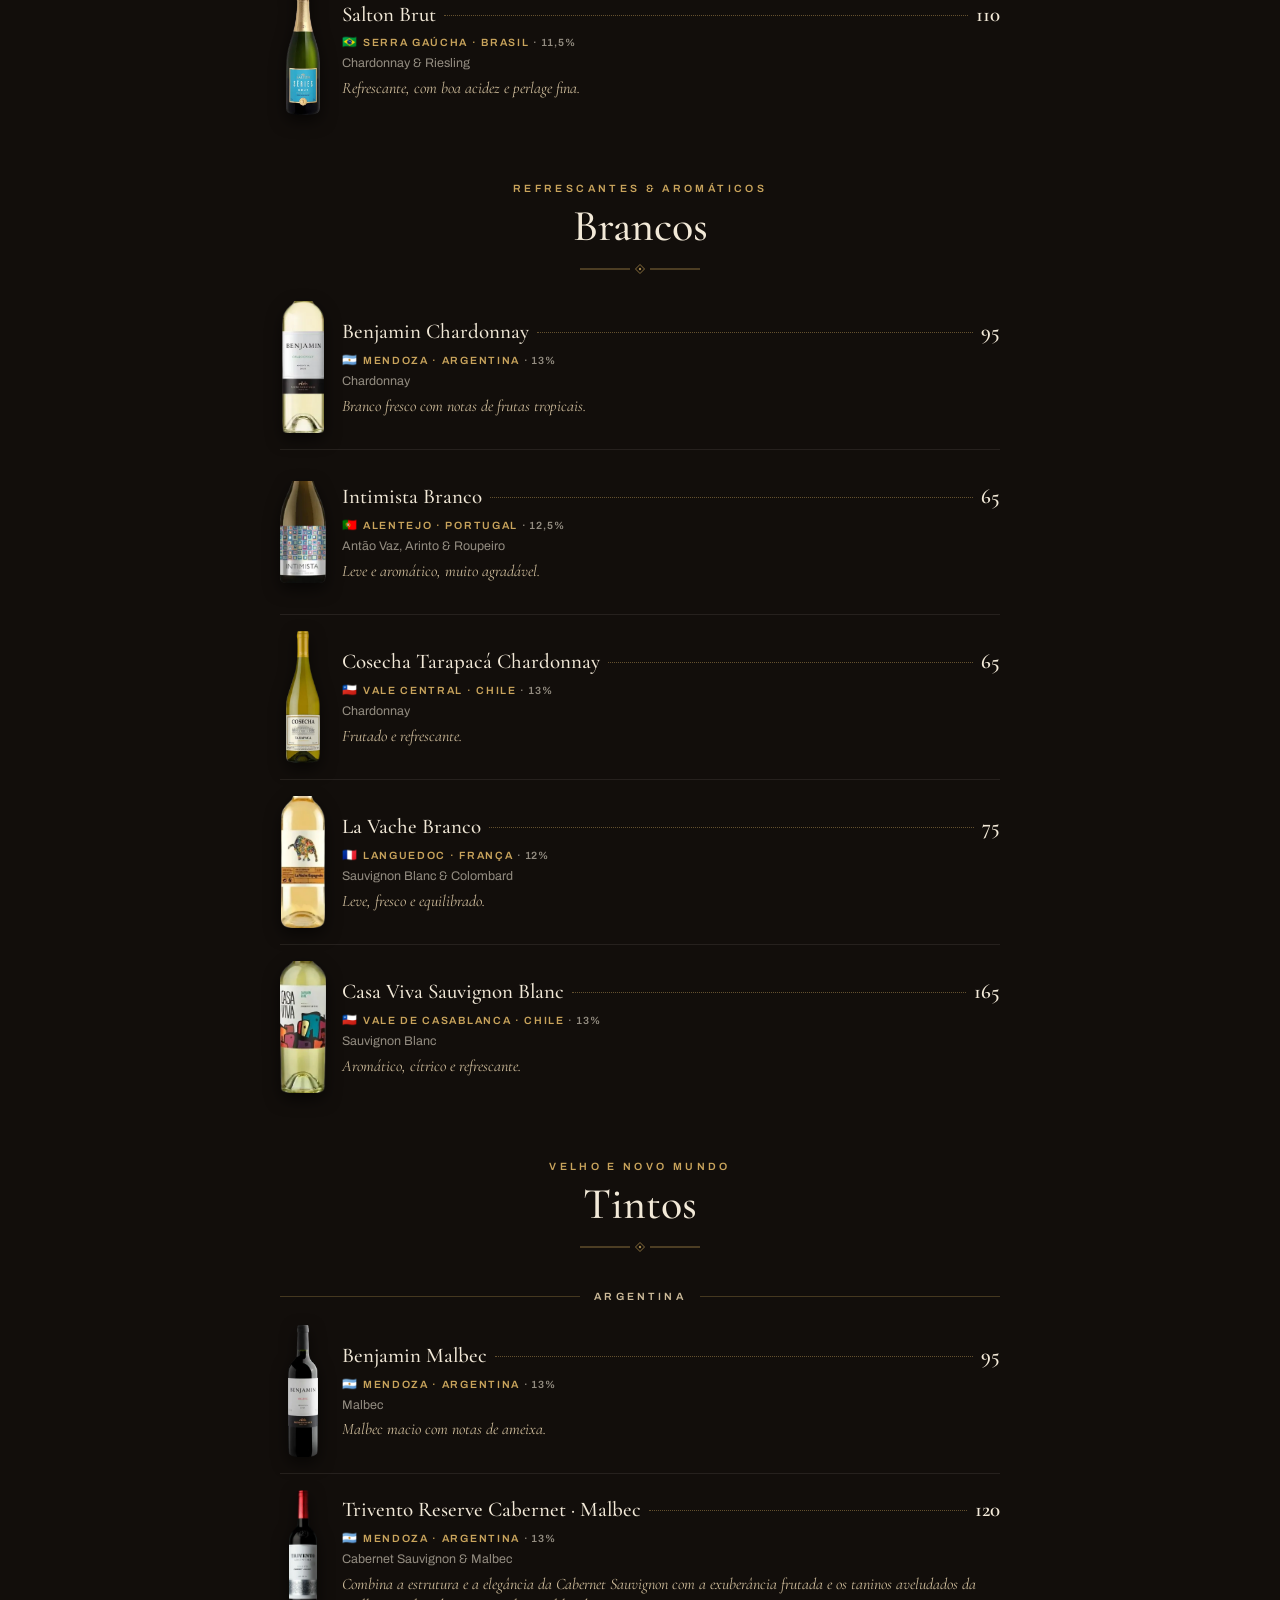
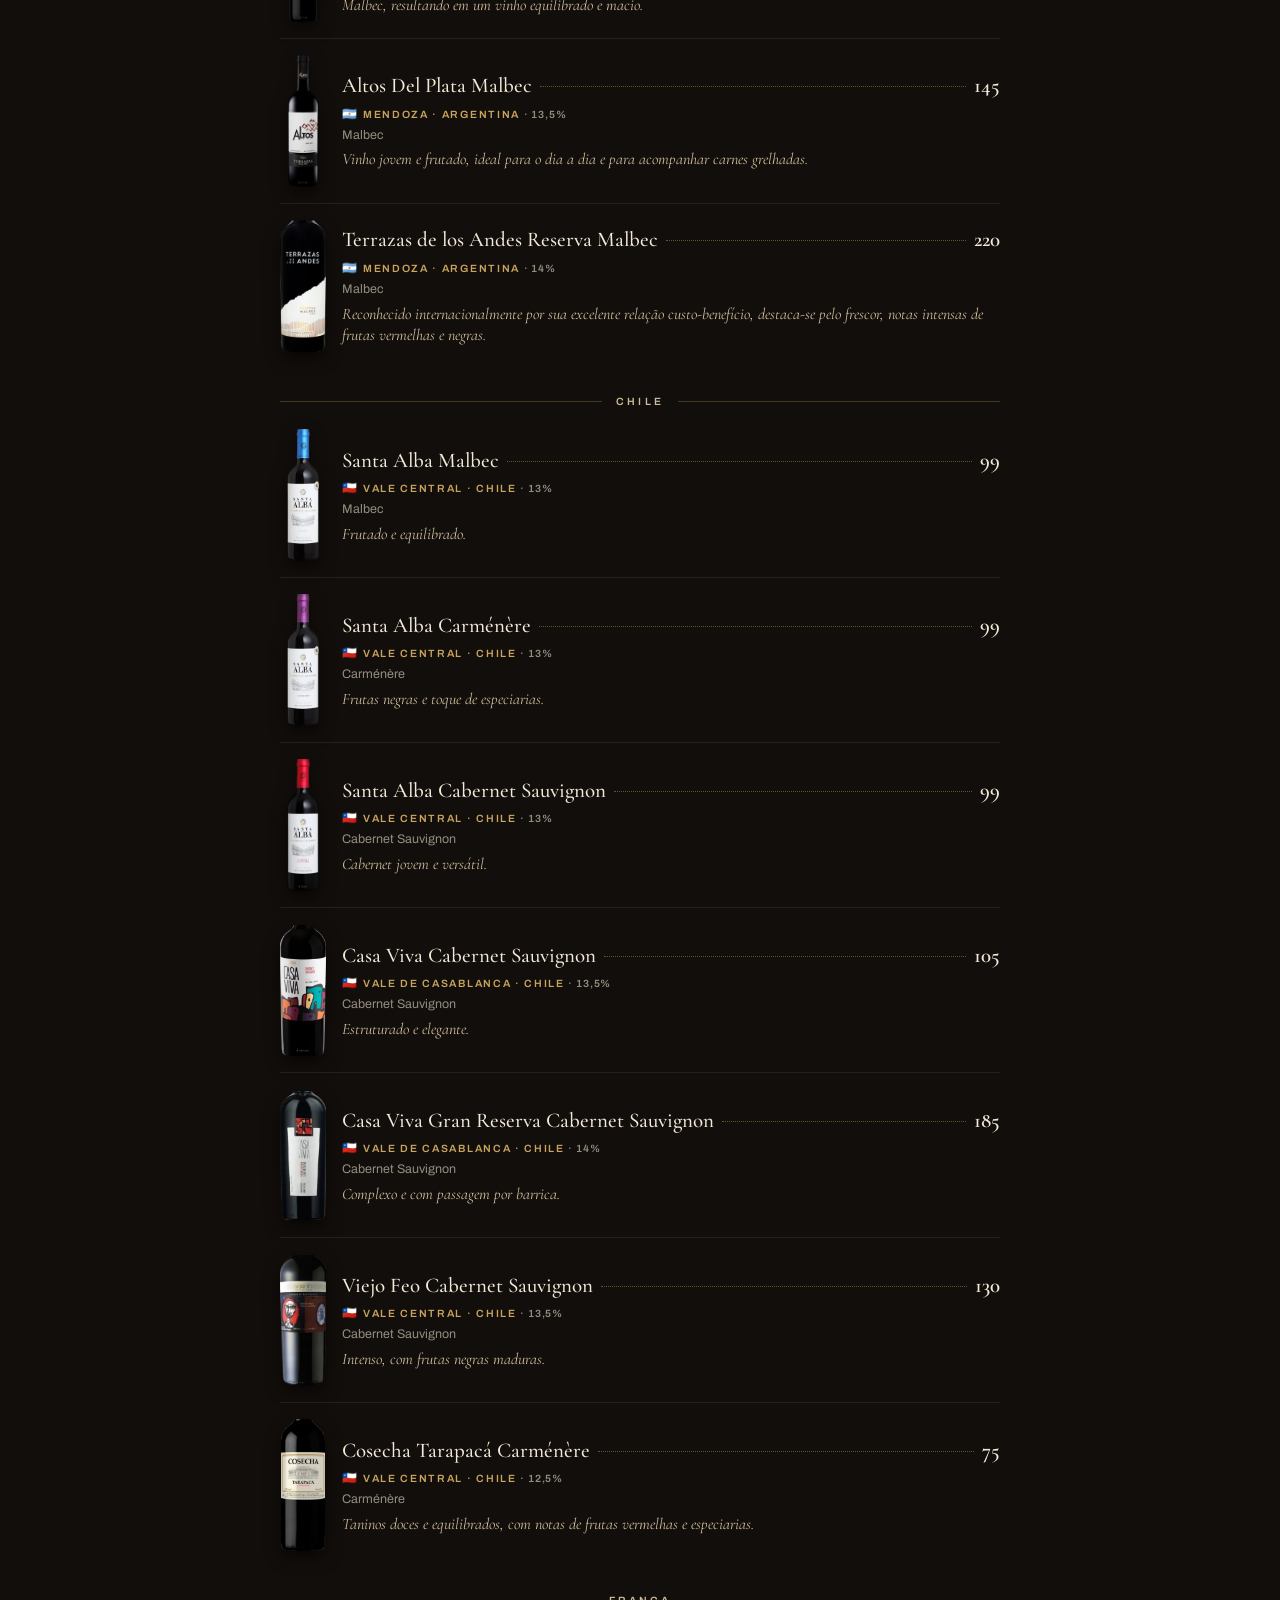
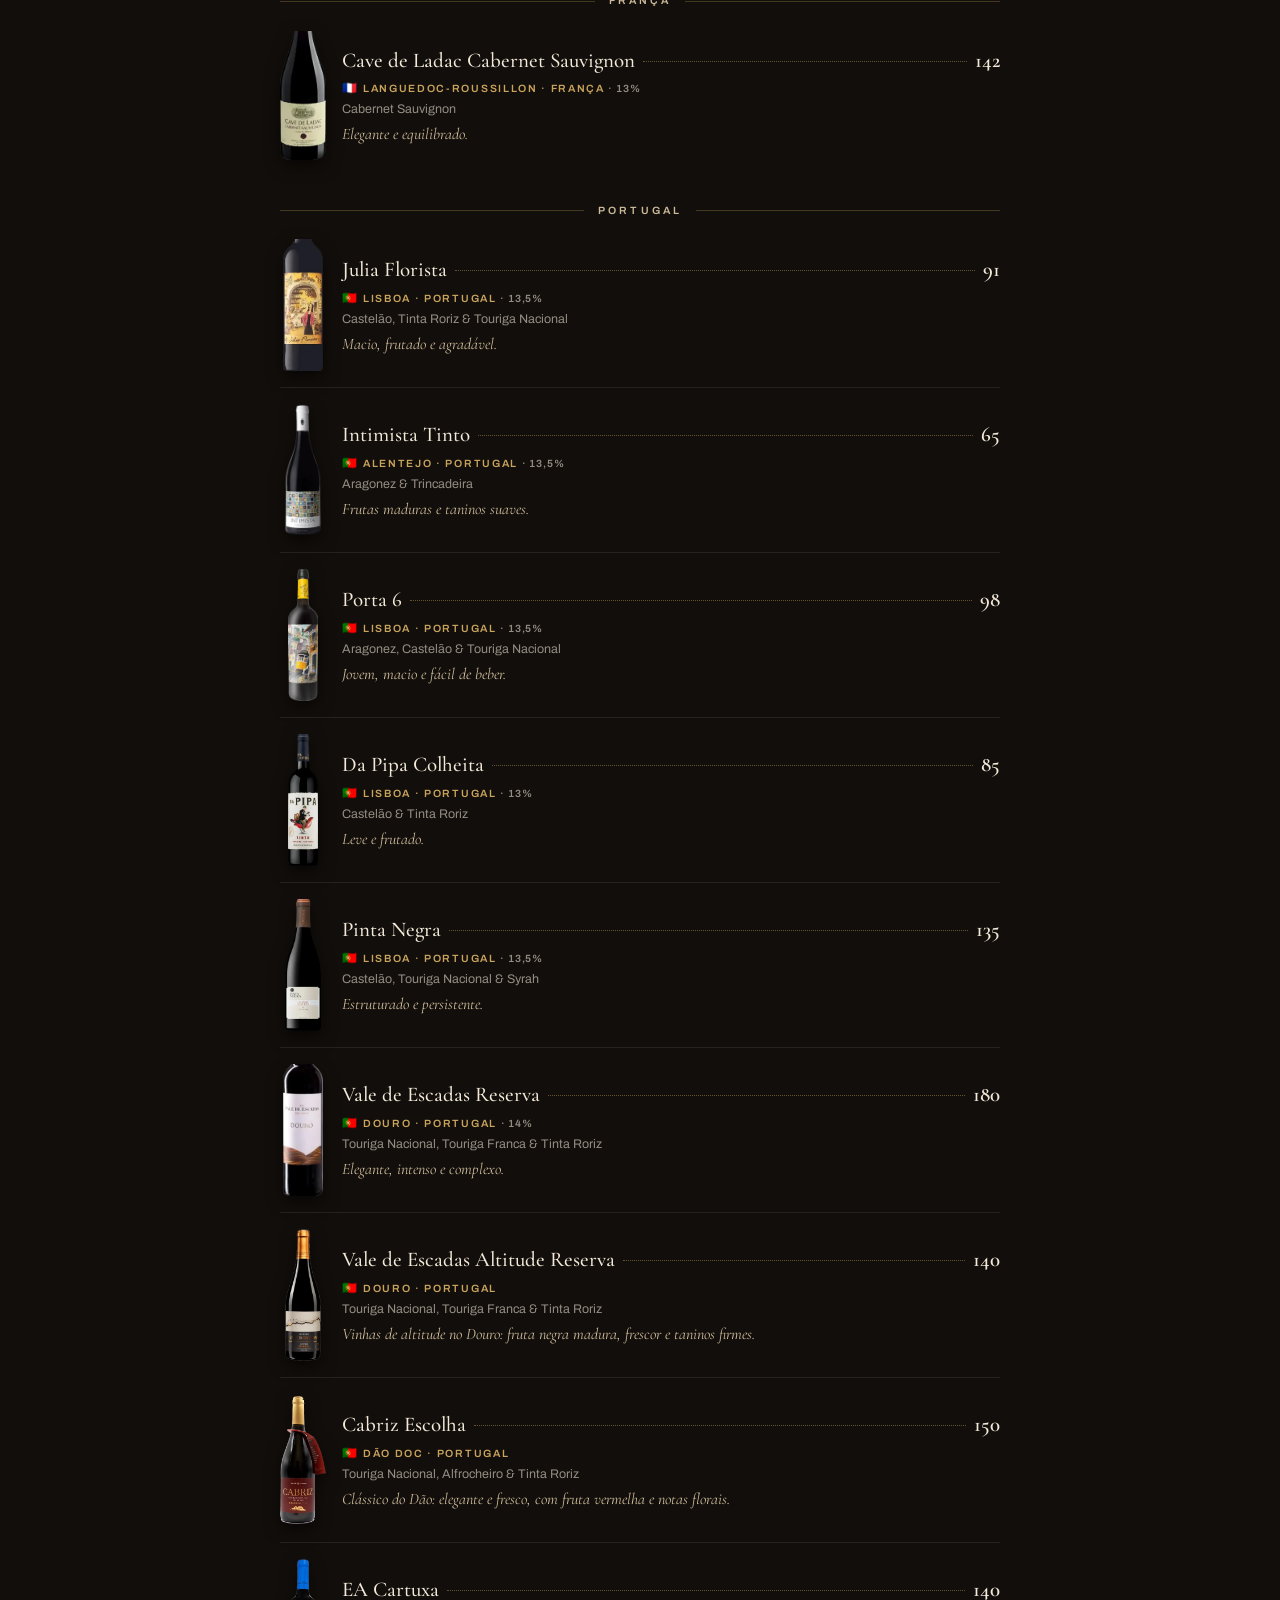
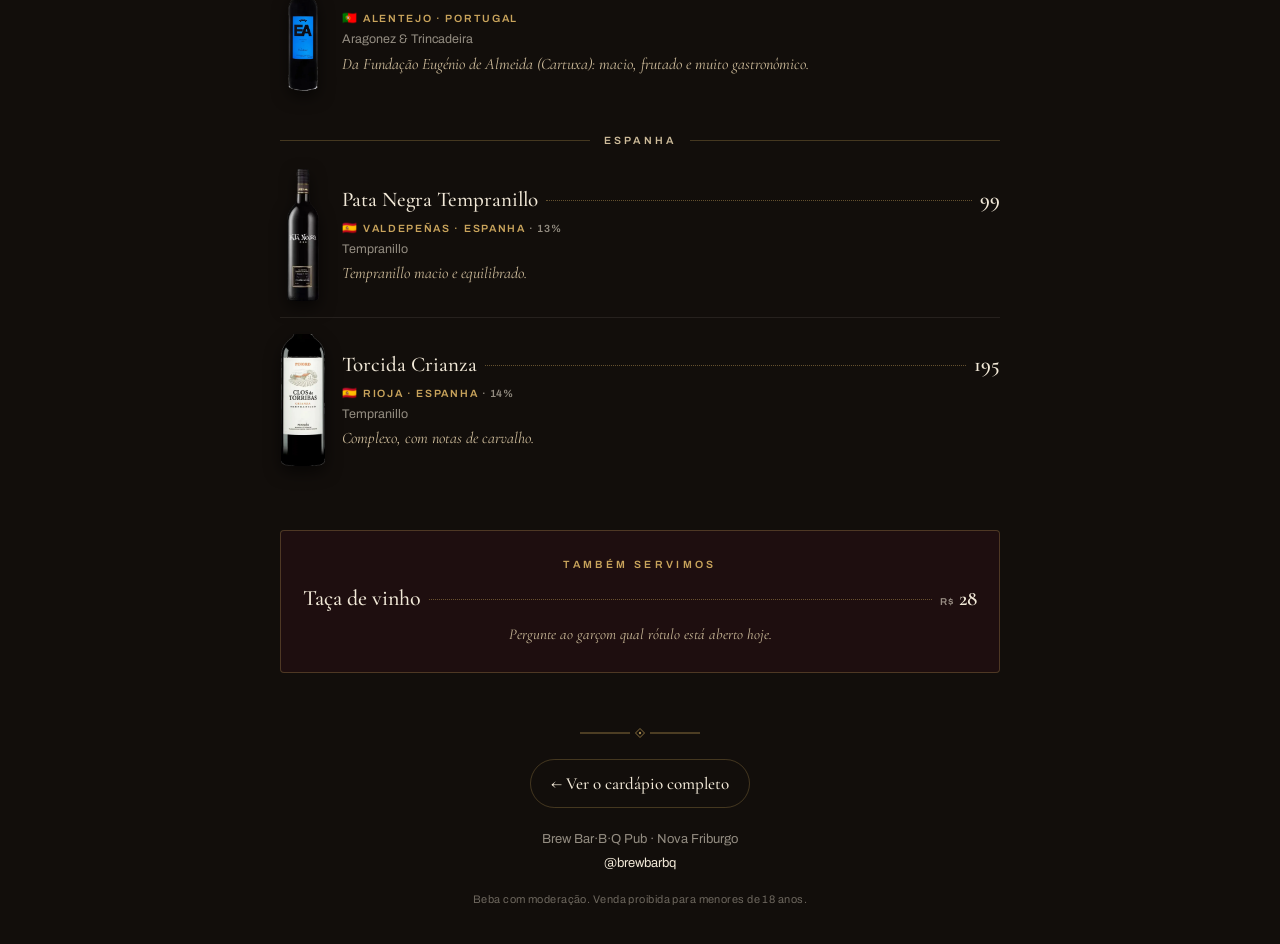
<file: vinhos/index.html>
<!doctype html>
<html lang="pt-BR">
<head>
  <meta charset="utf-8">
  <meta name="viewport" content="width=device-width, initial-scale=1, viewport-fit=cover">
  <title>Carta de Vinhos · Brew Bar·B·Q Pub</title>
  <meta name="description" content="Carta de vinhos da Adega Brew — Brew Bar·B·Q Pub, Nova Friburgo. Espumantes, brancos e tintos de Portugal, Argentina, Chile, França e Espanha.">
  <meta name="theme-color" content="#120E0B">
  <link rel="icon" href="../media/logo.webp" type="image/webp">
  <link rel="apple-touch-icon" href="../media/logo.webp">

  <link rel="preconnect" href="https://fonts.googleapis.com">
  <link rel="preconnect" href="https://fonts.gstatic.com" crossorigin>
  <link rel="stylesheet" href="https://fonts.googleapis.com/css2?family=Cormorant+Garamond:ital,wght@0,400;0,500;0,600;1,400;1,500&family=Archivo:wght@400;500;600;700&display=swap">
  <link rel="stylesheet" href="../css/vinhos.css">

  <link rel="modulepreload" href="../js/dados/cardapio.js">
  <link rel="modulepreload" href="../js/util/dom.js">
  <link rel="modulepreload" href="../js/util/formato.js">
  <script type="module" src="../js/vinhos.js"></script>
</head>
<body>
  <div id="carta" class="carta">
    <noscript>
      <p class="aviso">Esta carta precisa de JavaScript para funcionar. Peça a carta impressa ao garçom.</p>
    </noscript>
  </div>
  <dialog id="ficha" class="ficha" aria-label="Ficha do vinho"></dialog>
</body>
</html>
</file>
<file: css/estilo.css>
/* =============================================================================
   Brew Bar·B·Q Pub — Cardápio digital
   Paleta e fontes herdadas do design system do Brew (carvão, papel, ouro).
   Mobile-first: tudo é pensado para ~360–430px; os breakpoints só alargam.
   ========================================================================== */

:root {
  --carvao:  #17130F;   /* fundo */
  --fumaca:  #1E1813;   /* cards */
  --fuligem: #2A221B;   /* placeholder de imagem */
  --papel:   #F2E9D8;   /* rótulo "papel rasgado" */
  --tinta:   #1B1613;   /* texto sobre o papel */
  --creme:   #F2E9D8;   /* texto principal */
  --areia:   #CDBB9A;   /* descrições (bege do impresso) */
  --ouro:    #CC9614;   /* destaque, botão play */
  --brasa:   #B03A1E;

  --linha:  rgba(242, 233, 216, .12);
  --suave:  rgba(242, 233, 216, .62);

  --display: 'Bevan', Georgia, serif;
  --corpo:   'Archivo', system-ui, -apple-system, sans-serif;

  --raio:   12px;
  --gutter: 16px;
  --nav-h:  50px;
  --largura-max: 1100px;
}

* { margin: 0; padding: 0; box-sizing: border-box; }
html { -webkit-text-size-adjust: 100%; scroll-behavior: smooth; }
@media (prefers-reduced-motion: reduce) { html { scroll-behavior: auto; } }

html, body { background: var(--carvao); }
body {
  font-family: var(--corpo);
  color: var(--creme);
  font-size: 15px;
  line-height: 1.45;
  min-height: 100dvh;
  -webkit-font-smoothing: antialiased;
}
/* textura sutil de quadro-negro, como o impresso (SVG inline, sem download) */
body::before {
  content: ""; position: fixed; inset: 0; z-index: 0; pointer-events: none; opacity: .055;
  background-image: url("data:image/svg+xml,%3Csvg xmlns='http://www.w3.org/2000/svg' width='220' height='220'%3E%3Cfilter id='n'%3E%3CfeTurbulence type='fractalNoise' baseFrequency='.9' numOctaves='3' stitchTiles='stitch'/%3E%3C/filter%3E%3Crect width='100%25' height='100%25' filter='url(%23n)'/%3E%3C/svg%3E");
}

img { display: block; max-width: 100%; }
button { font: inherit; color: inherit; cursor: pointer; background: none; border: 0; -webkit-tap-highlight-color: transparent; }
a { color: inherit; }
ul { list-style: none; }

.app { position: relative; z-index: 1; max-width: var(--largura-max); margin: 0 auto; }
.aviso { padding: 40px var(--gutter); text-align: center; color: var(--areia); }

/* ------------------------------------------------------------ cabeçalho */

.topo { text-align: center; padding: 26px var(--gutter) 16px; }
.topo .logo { width: 128px; height: auto; margin: 0 auto 10px; }
.topo .slogan {
  font-weight: 600; font-size: 10.5px; letter-spacing: .3em; text-transform: uppercase; color: var(--ouro);
}
.topo h1 {
  font-family: var(--display); font-weight: 400; font-size: 21px; letter-spacing: .02em;
  text-transform: uppercase; margin-top: 6px; line-height: 1.15;
}
.topo .boas-vindas { color: var(--areia); font-size: 13.5px; max-width: 34ch; margin: 10px auto 0; }
.topo .dica {
  display: inline-flex; align-items: center; gap: 8px; margin-top: 14px;
  padding: 6px 14px 6px 6px; border-radius: 999px;
  background: rgba(242, 233, 216, .06); border: 1px solid var(--linha);
  font-size: 12.5px; color: var(--creme);
}

/* ------------------------------------------------------------ navegação */

.nav {
  position: sticky; top: 0; z-index: 20; height: var(--nav-h);
  background: rgba(23, 19, 15, .9); -webkit-backdrop-filter: blur(10px); backdrop-filter: blur(10px);
  border-bottom: 1px solid var(--linha);
}
.nav ul {
  display: flex; gap: 6px; height: 100%; align-items: center;
  padding: 0 var(--gutter); overflow-x: auto; overscroll-behavior-x: contain;
  scrollbar-width: none; -webkit-overflow-scrolling: touch;
}
.nav ul::-webkit-scrollbar { display: none; }
.nav a {
  display: block; white-space: nowrap; padding: 7px 13px; border-radius: 999px;
  border: 1px solid var(--linha); color: var(--suave); text-decoration: none;
  font-weight: 600; font-size: 12.5px; letter-spacing: .02em; transition: background .15s, color .15s;
}
.nav a.ativo { background: var(--ouro); border-color: var(--ouro); color: var(--carvao); }

/* ------------------------------------------------------------ rótulo "papel rasgado" */

.rotulo {
  display: inline-block; position: relative;
  background: var(--papel); color: var(--tinta);
  font-family: var(--display); font-weight: 400; font-size: 21px; line-height: 1;
  text-transform: uppercase; letter-spacing: .01em;
  padding: 12px 22px 10px; transform: rotate(-1.2deg);
  clip-path: polygon(0 10%, 4% 0, 13% 7%, 23% 1%, 34% 6%, 46% 0, 57% 6%, 69% 1%, 80% 6%, 91% 0, 100% 8%,
                     99% 54%, 100% 90%, 95% 100%, 84% 93%, 72% 100%, 61% 94%, 49% 100%, 37% 93%, 25% 100%, 13% 94%, 3% 100%, 0 62%);
}
.rotulo.ouro { background: var(--ouro); color: var(--carvao); }

/* ------------------------------------------------------------ seções */

.secao { padding: 26px var(--gutter) 6px; scroll-margin-top: calc(var(--nav-h) + 6px); }
.secao > header { margin-bottom: 14px; }
.secao .contagem {
  display: inline-block; margin-left: 10px; vertical-align: middle;
  font-size: 11px; font-weight: 600; letter-spacing: .12em; color: var(--suave);
}

.grupo { margin-top: 16px; }
.grupo > h3 {
  display: flex; align-items: baseline; gap: 10px; margin: 6px 0 4px;
  font-family: var(--display); font-weight: 400; font-size: 13px; letter-spacing: .06em;
  text-transform: uppercase; color: var(--ouro);
}
.grupo > h3::after { content: ""; flex: 1; height: 1px; background: var(--linha); align-self: center; }
.grupo > h3 .nota { transform: translateY(-1px); }
.grupo .precos-grupo {
  display: flex; flex-wrap: wrap; gap: 6px 14px; margin: 4px 0 8px; font-size: 13px; color: var(--areia);
}
.grupo .precos-grupo b { color: var(--creme); }

/* ------------------------------------------------------------ cards (itens com foto) */

.grade {
  display: grid; grid-template-columns: repeat(2, minmax(0, 1fr)); gap: 12px; margin: 6px 0 12px;
}
@media (min-width: 640px) { .grade { grid-template-columns: repeat(3, minmax(0, 1fr)); gap: 14px; } }
@media (min-width: 960px) { .grade { grid-template-columns: repeat(4, minmax(0, 1fr)); } }

.card {
  display: flex; flex-direction: column;
  background: var(--fumaca); border: 1px solid var(--linha); border-radius: var(--raio); overflow: hidden;
}
.card .foto {
  position: relative; display: block; width: 100%; aspect-ratio: 4 / 3;
  background: var(--fuligem); overflow: hidden; text-align: left;
}
.card .foto img { width: 100%; height: 100%; object-fit: cover; }
.card .foto::after {
  content: ""; position: absolute; inset: auto 0 0 0; height: 46%;
  background: linear-gradient(to top, rgba(23, 19, 15, .55), transparent); pointer-events: none;
}
.card .foto[data-video]:active img { transform: scale(1.03); }
/* preview automático do feed: o vídeo entra por cima da foto, visível desde o início
   (o poster é a própria foto, então não há "pisca"). Nada de opacity:0 — o WebKit
   não dá autoplay a vídeo escondido por CSS. */
.foto video.preview, .capa video.preview {
  position: absolute; inset: 0; width: 100%; height: 100%; object-fit: cover;
  pointer-events: none; background: transparent;
}
.card .foto img { transition: transform .25s ease; }

.play {
  position: absolute; right: 8px; bottom: 8px; z-index: 1;
  width: 34px; height: 34px; border-radius: 50%;
  display: grid; place-items: center;
  background: var(--ouro); color: var(--carvao);
  box-shadow: 0 2px 12px rgba(0, 0, 0, .5);
}
.play svg { width: 13px; height: 13px; margin-left: 2px; }
.play.grande { width: 56px; height: 56px; right: auto; bottom: auto; inset: 50% auto auto 50%; transform: translate(-50%, -50%); }
.play.grande svg { width: 20px; height: 20px; }

.card .corpo { display: flex; flex-direction: column; gap: 4px; flex: 1; padding: 10px 10px 11px; }
.card .nome { font-family: var(--display); font-weight: 400; font-size: 13px; line-height: 1.25; text-transform: uppercase; }
.card .desc {
  font-size: 12.5px; line-height: 1.35; color: var(--areia);
  display: -webkit-box; -webkit-line-clamp: 2; -webkit-box-orient: vertical; overflow: hidden;
}
.card .precos { margin-top: auto; padding-top: 6px; }
.card .preco .rotulo-preco { font-size: 10.5px; white-space: nowrap; }
.card .pontos { min-width: 0; }
.card .valor { font-size: 14px; }

/* ------------------------------------------------------------ linhas (itens sem foto) */

.lista { border-top: 1px solid var(--linha); }
.linha { display: flex; flex-direction: column; gap: 2px; padding: 11px 0; border-bottom: 1px solid var(--linha); }
.linha .cabeca { display: flex; align-items: baseline; gap: 8px; }
.linha .nome { font-family: var(--display); font-weight: 400; font-size: 14px; line-height: 1.25; text-transform: uppercase; }
.linha .desc { font-size: 13px; line-height: 1.4; color: var(--areia); }
.compacta .linha { padding: 8px 0; }
.compacta .linha .nome { font-family: var(--corpo); font-weight: 600; font-size: 14px; text-transform: none; }

/* preço com pontilhado, como no impresso */
.preco { display: flex; align-items: baseline; gap: 6px; }
.preco .rotulo-preco { font-size: 12px; font-weight: 600; letter-spacing: .04em; text-transform: uppercase; color: var(--areia); }
.pontos { flex: 1; min-width: 12px; border-bottom: 2px dotted rgba(242, 233, 216, .28); transform: translateY(-4px); }
.valor { font-weight: 700; font-size: 15px; white-space: nowrap; letter-spacing: .01em; }
.valor small { font-size: 10px; font-weight: 600; opacity: .7; margin-right: 3px; }
.precos > .preco + .preco { margin-top: 2px; }

.nota {
  display: inline-block; vertical-align: middle;
  font-family: var(--corpo); font-size: 9.5px; font-weight: 700; letter-spacing: .08em; text-transform: uppercase;
  color: var(--ouro); border: 1px solid rgba(204, 150, 20, .55); border-radius: 4px; padding: 1px 5px; white-space: nowrap;
}
.sabores { display: flex; flex-wrap: wrap; gap: 4px; margin-top: 6px; }
.sabores li {
  font-size: 11px; font-weight: 600; color: var(--areia);
  border: 1px solid var(--linha); border-radius: 999px; padding: 2px 8px; background: rgba(242, 233, 216, .04);
}
/* carta de vinhos: garrafa inteira à esquerda, ficha à direita */
.vinho { flex-direction: row; align-items: center; gap: 14px; padding: 12px 0; }
.vinho .garrafa {
  flex: 0 0 auto; width: 40px; height: 112px; object-fit: contain; object-position: center;
  filter: drop-shadow(0 6px 8px rgba(0, 0, 0, .55));
}
.vinho .garrafa.vazia { width: 40px; }
.vinho .texto { flex: 1; min-width: 0; display: flex; flex-direction: column; gap: 3px; }
.vinho .nome { font-family: var(--corpo); font-weight: 700; font-size: 14.5px; text-transform: none; }
.vinho .desc { font-size: 12.5px; }

.detalhes { font-size: 12px; color: var(--suave); }
.detalhes b { color: var(--areia); font-weight: 600; }
.bandeira { font-size: 14px; margin-left: 5px; opacity: .85; } /* em desktop Windows aparece como "PT"; no celular, a bandeira */

/* convite para a carta de vinhos dedicada (/vinhos/) */
.convite-carta {
  display: flex; align-items: center; gap: 16px; margin: 4px 0 18px; padding: 16px 18px 14px;
  text-decoration: none; border-radius: var(--raio);
  background: radial-gradient(120% 140% at 0% 100%, rgba(120, 30, 45, .55), transparent 60%), var(--fumaca);
  border: 1px solid rgba(201, 164, 92, .35);
}
.convite-carta .garrafas { flex: 0 0 auto; display: flex; align-items: flex-end; height: 92px; }
.convite-carta .garrafas img { height: 92px; width: auto; filter: drop-shadow(0 6px 8px rgba(0, 0, 0, .6)); }
.convite-carta .garrafas img + img { margin-left: -6px; }
.convite-carta .garrafas img:nth-child(2) { height: 102px; position: relative; z-index: 1; }
.convite-carta .texto { display: flex; flex-direction: column; gap: 2px; min-width: 0; }
.convite-carta .sobre { font-size: 10px; font-weight: 700; letter-spacing: .28em; text-transform: uppercase; color: #C9A45C; }
.convite-carta .titulo { font-family: 'Cormorant Garamond', Georgia, serif; font-size: 27px; font-weight: 500; line-height: 1.05; }
.convite-carta .titulo em { color: #C9A45C; }
.convite-carta .chamada { font-size: 12.5px; color: var(--areia); margin-top: 3px; }

/* ------------------------------------------------------------ destaques (Best BBQ) */

.destaques { padding: 22px 0 4px; }
.destaques > header { padding: 0 var(--gutter); margin-bottom: 14px; }
.destaques .faixa {
  display: flex; gap: 12px; overflow-x: auto; padding: 4px var(--gutter) 10px;
  scroll-snap-type: x mandatory; scroll-padding: 0 var(--gutter); scrollbar-width: none;
}
.destaques .faixa::-webkit-scrollbar { display: none; }
.destaques .card { flex: 0 0 76%; max-width: 360px; scroll-snap-align: start; }
.destaques .card .foto { aspect-ratio: 16 / 10; }
.destaques .card .nome { font-size: 15px; }
@media (min-width: 640px) { .destaques .card { flex-basis: 40%; } }
@media (min-width: 960px) { .destaques .faixa { padding-left: var(--gutter); } .destaques .card { flex-basis: 31%; } }

/* capa de categoria (ex.: Drinks, Burgers) */
.capa {
  position: relative; display: block; width: 100%; aspect-ratio: 16 / 7; margin: 4px 0 14px;
  border-radius: var(--raio); overflow: hidden; background: var(--fuligem); border: 1px solid var(--linha); text-align: left;
}
.capa img { width: 100%; height: 100%; object-fit: cover; }
.capa::after { content: ""; position: absolute; inset: 0; background: linear-gradient(to top, rgba(23, 19, 15, .7), rgba(23, 19, 15, .05) 60%); }
.capa .legenda {
  position: absolute; left: 14px; bottom: 12px; z-index: 1;
  font-size: 12px; font-weight: 600; letter-spacing: .1em; text-transform: uppercase; color: var(--creme);
}

/* ------------------------------------------------------------ rodapé */

.rodape { padding: 36px var(--gutter) calc(28px + env(safe-area-inset-bottom)); text-align: center; color: var(--suave); font-size: 13px; }
.rodape a { color: var(--creme); text-decoration: none; font-weight: 600; }
.rodape .logo { width: 72px; height: auto; margin: 0 auto 12px; opacity: .85; }
.rodape a.marca { display: inline-block; }
.rodape .qr { display: inline-block; margin: 18px auto 0; text-decoration: none; }
.rodape .qr img { width: 150px; height: auto; margin: 0 auto 8px; border-radius: 10px; background: #fff; padding: 8px; }
.rodape .qr span { display: block; font-size: 12px; letter-spacing: .12em; text-transform: uppercase; color: var(--ouro); font-weight: 700; }
.topo a.marca { display: inline-block; }

/* ------------------------------------------------------------ modal de vídeo */

.modal {
  border: 0; padding: 0; margin: 0; inset: 0;
  width: 100vw; height: 100dvh; max-width: none; max-height: none;
  background: #000; color: var(--creme); overflow: hidden;
}
.modal::backdrop { background: rgba(0, 0, 0, .86); }
.modal[open] { display: flex; flex-direction: column; justify-content: center; }

.modal .fechar {
  position: absolute; top: max(10px, env(safe-area-inset-top)); right: 10px; z-index: 3;
  width: 46px; height: 46px; border-radius: 50%;
  display: grid; place-items: center;
  background: rgba(242, 233, 216, .16); color: var(--creme);
  -webkit-backdrop-filter: blur(8px); backdrop-filter: blur(8px);
}
.modal .fechar svg { width: 20px; height: 20px; }
.modal .fechar:active { background: rgba(242, 233, 216, .3); }

/* o palco tem a proporção do vídeo (16:9) — sem barras pretas enormes em pé */
.modal .palco {
  position: relative; flex: 0 0 auto; width: 100%; aspect-ratio: 16 / 9; max-height: 58dvh;
  background: #000; display: grid; place-items: center;
}
.modal video { width: 100%; height: 100%; object-fit: contain; background: #000; }
.modal .carregando {
  position: absolute; inset: 0; display: grid; place-items: center; pointer-events: none; transition: opacity .2s;
}
.modal .carregando::after {
  content: ""; width: 42px; height: 42px; border-radius: 50%;
  border: 3px solid rgba(242, 233, 216, .25); border-top-color: var(--ouro);
  animation: girar .8s linear infinite;
}
.modal.pronto .carregando { opacity: 0; }
@keyframes girar { to { transform: rotate(360deg); } }

.modal .som {
  position: absolute; right: 12px; bottom: 12px; z-index: 2;
  display: inline-flex; align-items: center; gap: 6px;
  padding: 8px 12px; border-radius: 999px;
  background: rgba(23, 19, 15, .7); color: var(--creme); font-size: 12px; font-weight: 600;
  -webkit-backdrop-filter: blur(6px); backdrop-filter: blur(6px);
}
.modal .som svg { width: 16px; height: 16px; }

.modal .ficha {
  flex: 0 1 auto; max-height: 38dvh; overflow-y: auto; -webkit-overflow-scrolling: touch;
  padding: 18px var(--gutter) calc(24px + env(safe-area-inset-bottom));
  background: var(--carvao); border-top: 1px solid var(--linha);
}
.modal .ficha h2 { font-family: var(--display); font-weight: 400; font-size: 19px; line-height: 1.2; text-transform: uppercase; }
.modal .ficha .nota { margin-left: 8px; vertical-align: 3px; }
.modal .ficha .desc { color: var(--areia); font-size: 14px; margin-top: 8px; }
.modal .ficha .precos { margin-top: 12px; }
.modal .ficha .valor { font-size: 17px; }

@media (min-width: 720px) {
  .modal { width: min(760px, 94vw); height: auto; max-height: 92dvh; margin: auto; border-radius: 16px; }
  .modal .palco { max-height: 60dvh; }
}
</file>
<file: evento/evento.css>
/* Ajustes do cardápio digital para impressão em A4 (PDF). */

@page { size: A4; margin: 8mm 0; background: #17130F; }
html, body { -webkit-print-color-adjust: exact; print-color-adjust: exact; }

.app { max-width: none; width: 210mm; padding: 0 12mm; }

.topo { padding: 4mm 0 4mm; }
.topo .logo { width: 150px; }
.topo h1 { font-size: 30px; }
.topo .evento { margin-top: 12px; }
.topo .evento .rotulo { font-size: 17px; padding: 10px 20px 8px; }
.topo .boas-vindas { font-size: 14px; max-width: 46ch; }

.secao { padding: 10px 0 0; }
.secao > header { margin-bottom: 10px; break-after: avoid; }
.secao + .secao { break-before: page; padding-top: 4mm; } /* folga para o rótulo girado não vazar na página anterior */
.grupo > h3 { font-size: 15px; break-after: avoid; }
.grupo + .grupo { margin-top: 10px; }

.grade { grid-template-columns: repeat(3, minmax(0, 1fr)); gap: 10px; }
.card { break-inside: avoid; }
.card .foto { aspect-ratio: 16 / 9; } /* mais baixa que no celular: cabe uma linha a mais por página */
.card .foto::after { display: none; }
.card .corpo { padding: 9px 12px 10px; gap: 3px; }
.card .nome { font-size: 14px; }
/* descrição completa, sem corte */
.card .desc { display: block; -webkit-line-clamp: none; overflow: visible; font-size: 12px; line-height: 1.3; }

.linha { break-inside: avoid; }
.linha .nome { font-size: 14.5px; }

.rodape { padding: 30px 0 0; break-inside: avoid; }
.rodape .qr { margin-top: 14px; }
.rodape b { color: var(--creme); }

/* a textura de ruído vira imagem enorme no PDF; no papel ela não aparece */
body::before { display: none; }
</file>
<file: css/vinhos.css>
/* =============================================================================
   Carta de Vinhos — Adega Brew
   Mesma família do cardápio (carvão, papel, ouro), num registro mais calmo:
   serifa clássica (Cormorant Garamond), muito respiro, fios dourados finos.
   ========================================================================== */

:root {
  --noite:   #120E0B;   /* fundo, um tom abaixo do carvão do cardápio */
  --adega:   #1A1410;
  --vinho:   #4A1620;   /* acento bordô */
  --papel:   #F2E9D8;
  --areia:   #CDBB9A;
  --suave:   rgba(242, 233, 216, .58);
  --ouro:    #C9A45C;   /* ouro mais "champanhe" que o do cardápio */
  --ouro-forte: #CC9614;
  --fio:     rgba(201, 164, 92, .28);
  --linha:   rgba(242, 233, 216, .09);

  --serifa: 'Cormorant Garamond', 'Cormorant', Georgia, 'Times New Roman', serif;
  --corpo:  'Archivo', system-ui, -apple-system, sans-serif;
  --gutter: 20px;
  --indice-h: 48px;
}

* { margin: 0; padding: 0; box-sizing: border-box; }
html { -webkit-text-size-adjust: 100%; scroll-behavior: smooth; background: var(--noite); }
@media (prefers-reduced-motion: reduce) { html { scroll-behavior: auto; } }
body {
  font-family: var(--corpo); color: var(--papel); font-size: 15px; line-height: 1.5;
  min-height: 100dvh; -webkit-font-smoothing: antialiased;
  background:
    radial-gradient(120% 60% at 50% -10%, rgba(74, 22, 32, .55), transparent 60%),
    var(--noite);
  background-attachment: fixed;
}
body::before { /* grão de papel bem sutil */
  content: ""; position: fixed; inset: 0; z-index: 0; pointer-events: none; opacity: .05;
  background-image: url("data:image/svg+xml,%3Csvg xmlns='http://www.w3.org/2000/svg' width='220' height='220'%3E%3Cfilter id='n'%3E%3CfeTurbulence type='fractalNoise' baseFrequency='.9' numOctaves='3' stitchTiles='stitch'/%3E%3C/filter%3E%3Crect width='100%25' height='100%25' filter='url(%23n)'/%3E%3C/svg%3E");
}
img { display: block; max-width: 100%; }
button { font: inherit; color: inherit; background: none; border: 0; cursor: pointer; text-align: inherit; -webkit-tap-highlight-color: transparent; }
a { color: inherit; }
ul { list-style: none; }
em { font-style: italic; }

.carta { position: relative; z-index: 1; max-width: 760px; margin: 0 auto; }
.aviso { padding: 48px var(--gutter); text-align: center; color: var(--areia); }

.sobretitulo {
  font-family: var(--corpo); font-size: 10.5px; font-weight: 600; letter-spacing: .32em;
  text-transform: uppercase; color: var(--ouro);
}
.ornamento { display: block; width: 120px; height: 12px; margin: 14px auto; color: var(--ouro); opacity: .8; }

/* ------------------------------------------------------------ abertura */

.abertura { text-align: center; padding: 34px var(--gutter) 26px; }
.abertura .marca { display: inline-block; }
.abertura .marca img { width: 84px; height: auto; margin: 0 auto 18px; opacity: .92; }
.abertura h1 {
  font-family: var(--serifa); font-weight: 500; font-size: 46px; line-height: 1.02;
  letter-spacing: .01em; margin-top: 8px;
}
.abertura h1 em { display: block; font-weight: 400; color: var(--ouro); font-size: 1.12em; }
.abertura .intro {
  font-family: var(--serifa); font-style: italic; font-size: 18px; line-height: 1.45;
  color: var(--areia); max-width: 32ch; margin: 0 auto;
}

/* ------------------------------------------------------------ índice */

.indice {
  position: sticky; top: 0; z-index: 20; height: var(--indice-h);
  background: rgba(18, 14, 11, .86); -webkit-backdrop-filter: blur(12px); backdrop-filter: blur(12px);
  border-top: 1px solid var(--linha); border-bottom: 1px solid var(--linha);
}
.indice ul {
  display: flex; justify-content: safe center; gap: 4px; height: 100%; align-items: center;
  padding: 0 var(--gutter); overflow-x: auto; scrollbar-width: none;
}
.indice ul::-webkit-scrollbar { display: none; }
.indice a {
  display: block; white-space: nowrap; padding: 6px 12px; text-decoration: none;
  font-family: var(--serifa); font-size: 17px; font-weight: 500; color: var(--suave);
  border-bottom: 1px solid transparent; transition: color .2s, border-color .2s;
}
.indice a.ativo { color: var(--papel); border-bottom-color: var(--ouro); }

/* ------------------------------------------------------------ títulos de capítulo */

.selecao, .capitulo, .taca { scroll-margin-top: calc(var(--indice-h) + 4px); }
.titulo-cap { text-align: center; padding: 42px var(--gutter) 6px; }
.titulo-cap h2 {
  font-family: var(--serifa); font-weight: 500; font-size: 38px; line-height: 1.05; margin-top: 6px;
}
.titulo-cap h2 em { color: var(--ouro); font-weight: 400; }
.titulo-cap .ornamento { margin-bottom: 4px; }

/* ------------------------------------------------------------ seleção (vitrine das novidades) */

.selecao .titulo-cap { padding-bottom: 18px; }
.vitrine {
  display: flex; gap: 14px; overflow-x: auto; padding: 4px var(--gutter) 18px;
  scroll-snap-type: x mandatory; scroll-padding: 0 var(--gutter); scrollbar-width: none;
}
.vitrine::-webkit-scrollbar { display: none; }
.destaque {
  flex: 0 0 62%; max-width: 230px; scroll-snap-align: center;
  display: flex; flex-direction: column; align-items: center; text-align: center; gap: 4px;
  padding: 22px 14px 20px; border-radius: 4px;
  background: linear-gradient(180deg, rgba(242, 233, 216, .045), rgba(242, 233, 216, .015));
  border: 1px solid var(--fio);
}
.destaque .palco {
  position: relative; width: 100%; height: 250px; display: grid; place-items: end center; margin-bottom: 14px;
}
.destaque .palco::after { /* sombra no "balcão" */
  content: ""; position: absolute; bottom: -6px; left: 50%; width: 70%; height: 14px; transform: translateX(-50%);
  background: radial-gradient(closest-side, rgba(0, 0, 0, .7), transparent); z-index: -1;
}
.destaque img { height: 250px; width: auto; max-width: 100%; object-fit: contain; filter: drop-shadow(0 10px 14px rgba(0, 0, 0, .55)); transition: transform .35s ease; }
.destaque:active img { transform: translateY(-4px); }
.destaque .regiao { font-size: 10px; font-weight: 600; letter-spacing: .24em; text-transform: uppercase; color: var(--ouro); }
.destaque .nome { font-family: var(--serifa); font-size: 21px; font-weight: 500; line-height: 1.12; min-height: 2.24em; display: grid; place-items: center; }
.destaque .valor { font-family: var(--serifa); font-size: 22px; font-weight: 500; color: var(--papel); margin-top: 2px; }
.destaque .valor small { font-family: var(--corpo); font-size: 10px; letter-spacing: .1em; color: var(--suave); }
@media (min-width: 640px) {
  .vitrine { justify-content: center; overflow: visible; }
  .destaque { flex: 1 1 0; }
}

/* ------------------------------------------------------------ lista de vinhos */

.capitulo { padding: 0 var(--gutter) 8px; }
.pais {
  display: flex; align-items: center; gap: 14px; margin: 26px 0 4px;
  font-family: var(--corpo); font-size: 10.5px; font-weight: 600; letter-spacing: .3em; text-transform: uppercase; color: var(--areia);
}
.pais::before, .pais::after { content: ""; flex: 1; height: 1px; background: var(--fio); }

.vinhos > li + li { border-top: 1px solid var(--linha); }
.vinho { display: flex; align-items: center; gap: 16px; width: 100%; padding: 16px 0; }
.vinho .garrafa { flex: 0 0 46px; height: 132px; display: grid; place-items: center; }
.vinho .garrafa img { height: 132px; width: auto; max-width: 100%; object-fit: contain; filter: drop-shadow(0 6px 8px rgba(0, 0, 0, .6)); }
.vinho .texto { flex: 1; min-width: 0; display: flex; flex-direction: column; gap: 3px; }
.vinho .linha1, .taca-linha { display: flex; align-items: baseline; gap: 8px; }
.vinho .nome { font-family: var(--serifa); font-size: 21px; font-weight: 500; line-height: 1.12; }
.pontos { flex: 1; min-width: 14px; border-bottom: 1px dotted rgba(201, 164, 92, .45); transform: translateY(-5px); }
.vinho .valor, .taca-linha .valor { font-family: var(--serifa); font-size: 21px; font-weight: 600; white-space: nowrap; }
.vinho .origem { font-size: 10.5px; font-weight: 600; letter-spacing: .16em; text-transform: uppercase; color: var(--ouro); }
.vinho .teor { color: var(--suave); letter-spacing: .08em; }
.vinho .uvas { font-size: 12.5px; color: var(--suave); }
.vinho .desc { font-family: var(--serifa); font-style: italic; font-size: 16px; line-height: 1.35; color: var(--areia); margin-top: 2px; }
.bandeira { margin-right: 6px; letter-spacing: 0; font-size: 12px; }
@media (hover: hover) { .vinho:hover .nome { color: var(--ouro); } }

/* ------------------------------------------------------------ taça */

.taca {
  margin: 40px var(--gutter) 0; padding: 26px 22px; text-align: center;
  border: 1px solid var(--fio); border-radius: 4px; background: rgba(74, 22, 32, .22);
}
.taca-linha { margin-top: 10px; text-align: left; }
.taca-linha .nome { font-family: var(--serifa); font-size: 22px; font-weight: 500; }
.taca-linha .valor small, .ficha .valor small { font-family: var(--corpo); font-size: 10px; letter-spacing: .1em; color: var(--suave); }
.taca .obs { font-family: var(--serifa); font-style: italic; color: var(--areia); font-size: 15px; margin-top: 8px; }

/* ------------------------------------------------------------ fecho */

.fecho { text-align: center; padding: 40px var(--gutter) calc(36px + env(safe-area-inset-bottom)); color: var(--suave); font-size: 13px; }
.fecho p + p { margin-top: 4px; }
.fecho a { text-decoration: none; color: var(--papel); }
.fecho .voltar {
  display: inline-block; margin: 6px 0 22px; padding: 11px 20px; border: 1px solid var(--fio); border-radius: 999px;
  font-family: var(--serifa); font-size: 17px; font-weight: 500;
}
.fecho .aviso-legal { margin-top: 18px; font-size: 11px; letter-spacing: .04em; opacity: .7; }

/* ------------------------------------------------------------ ficha do vinho (dialog) */

.ficha {
  border: 0; padding: 0; margin: auto auto 0; width: 100%; max-width: 560px; max-height: 92dvh;
  background: var(--adega); color: var(--papel); border-radius: 18px 18px 0 0;
  border-top: 1px solid var(--fio); overflow-y: auto; overscroll-behavior: contain;
}
.ficha::backdrop { background: rgba(8, 6, 5, .78); -webkit-backdrop-filter: blur(3px); backdrop-filter: blur(3px); }
.ficha[open] { display: grid; grid-template-columns: 38% 1fr; animation: subir .32s cubic-bezier(.2, .8, .2, 1); }
@keyframes subir { from { transform: translateY(30px); opacity: 0; } }
@media (prefers-reduced-motion: reduce) { .ficha[open] { animation: none; } }
.ficha .fechar {
  position: absolute; top: 10px; right: 10px; z-index: 2; width: 40px; height: 40px; border-radius: 50%;
  display: grid; place-items: center; background: rgba(242, 233, 216, .08); color: var(--papel);
}
.ficha .fechar svg { width: 18px; height: 18px; }
.ficha-garrafa {
  display: grid; place-items: center; padding: 28px 6px 24px 18px;
  background: radial-gradient(closest-side, rgba(201, 164, 92, .14), transparent);
}
.ficha-garrafa img { max-height: 46dvh; width: auto; filter: drop-shadow(0 14px 18px rgba(0, 0, 0, .6)); }
.ficha-texto { padding: 34px 22px calc(26px + env(safe-area-inset-bottom)) 8px; align-self: center; }
.ficha h2 { font-family: var(--serifa); font-size: 30px; font-weight: 500; line-height: 1.05; margin-top: 8px; }
.ficha .ornamento { margin: 12px 0; }
.ficha .desc { font-family: var(--serifa); font-style: italic; font-size: 17px; line-height: 1.4; color: var(--areia); }
.ficha dl { margin-top: 14px; display: grid; gap: 7px; }
.ficha dl div { display: grid; grid-template-columns: 56px 1fr; gap: 8px; align-items: baseline; }
.ficha dt { font-size: 9.5px; font-weight: 600; letter-spacing: .22em; text-transform: uppercase; color: var(--ouro); }
.ficha dd { font-size: 13.5px; color: var(--papel); }
.ficha .valor { font-family: var(--serifa); font-size: 30px; font-weight: 600; margin-top: 16px; }
@media (min-width: 600px) {
  .ficha { margin: auto; border-radius: 14px; border: 1px solid var(--fio); }
}

@media (min-width: 640px) {
  .abertura { padding-top: 48px; }
  .abertura h1 { font-size: 58px; }
  .titulo-cap h2 { font-size: 44px; }
}
</file>
